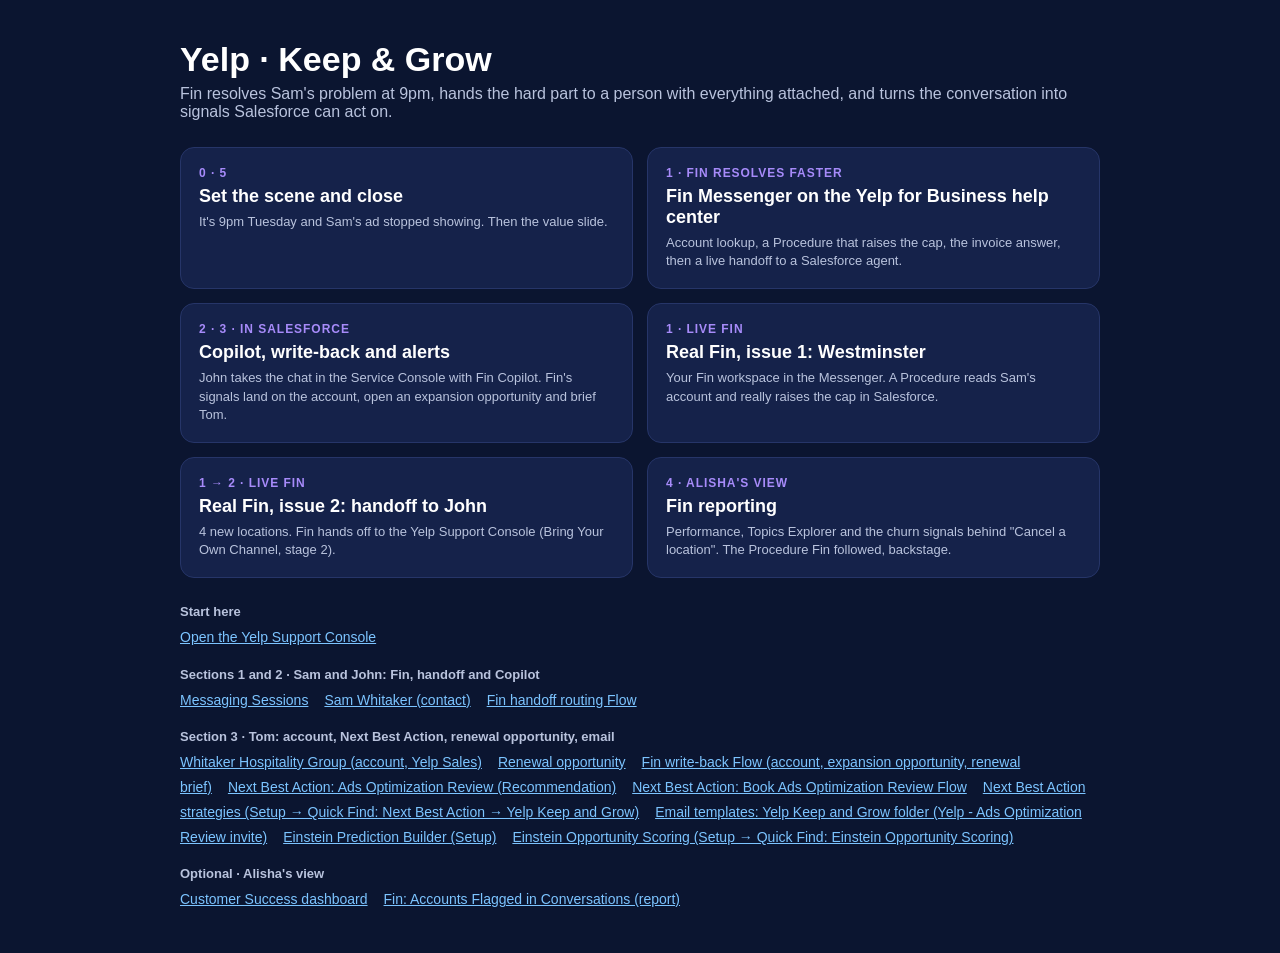
<file: site/index.html>
<!DOCTYPE html>
<html lang="en">
<head>
<meta charset="utf-8">
<meta name="robots" content="noindex, nofollow">
<title>Yelp Keep &amp; Grow Demo</title>
<style>
  body { font-family: -apple-system, "Helvetica Neue", Arial, sans-serif; background: #0b1530; color: #fff; margin: 0; min-height: 100vh; display: grid; place-items: center; }
  main { width: min(920px, 92vw); padding: 40px 0; }
  h1 { font-size: 34px; margin: 0 0 6px; } p { color: #b9c3dd; margin: 0 0 26px; }
  .grid { display: grid; grid-template-columns: repeat(2, 1fr); gap: 14px; }
  a.card { display: block; text-decoration: none; color: inherit; background: #15224a; border: 1px solid #263568; border-radius: 14px; padding: 18px; transition: .2s; }
  a.card:hover { transform: translateY(-2px); border-color: #8a3ffc; }
  .n { font-size: 12px; color: #a78bfa; font-weight: 700; letter-spacing: .08em; }
  h2 { margin: 6px 0 6px; font-size: 18px; } .d { color: #b9c3dd; font-size: 13px; line-height: 1.4; }
  .sf { margin-top: 26px; } .sf h3 { font-size: 13px; color: #b9c3dd; font-weight: 600; margin: 16px 0 6px; } .sf a { color: #7cc4ff; margin-right: 16px; font-size: 14px; line-height: 1.8; }
</style>
</head>
<body>
<main>
  <h1>Yelp · Keep &amp; Grow</h1>
  <p>Fin resolves Sam's problem at 9pm, hands the hard part to a person with everything attached, and turns the conversation into signals Salesforce can act on.</p>
  <div class="grid">
    <a class="card" href="slides.html"><div class="n">0 · 5</div><h2>Set the scene and close</h2><div class="d">It's 9pm Tuesday and Sam's ad stopped showing. Then the value slide.</div></a>
    <a class="card" href="help.html"><div class="n">1 · FIN RESOLVES FASTER</div><h2>Fin Messenger on the Yelp for Business help center</h2><div class="d">Account lookup, a Procedure that raises the cap, the invoice answer, then a live handoff to a Salesforce agent.</div></a>
    <a class="card" id="console" target="_blank"><div class="n">2 · 3 · IN SALESFORCE</div><h2>Copilot, write-back and alerts</h2><div class="d">John takes the chat in the Service Console with Fin Copilot. Fin's signals land on the account, open an expansion opportunity and brief Tom.</div></a>
    <a class="card" href="help-fin.html?intercomTest=true&messenger_environment=limwmcawd3"><div class="n">1 · LIVE FIN</div><h2>Real Fin, issue 1: Westminster</h2><div class="d">Your Fin workspace in the Messenger. A Procedure reads Sam's account and really raises the cap in Salesforce.</div></a>
    <a class="card" href="help-fin-handoff.html?intercomTest=true&messenger_environment=limwmcawd3"><div class="n">1 → 2 · LIVE FIN</div><h2>Real Fin, issue 2: handoff to John</h2><div class="d">4 new locations. Fin hands off to the Yelp Support Console (Bring Your Own Channel, stage 2).</div></a>
    <a class="card" href="fin.html"><div class="n">4 · ALISHA'S VIEW</div><h2>Fin reporting</h2><div class="d">Performance, Topics Explorer and the churn signals behind "Cancel a location". The Procedure Fin followed, backstage.</div></a>
  </div>
  <div class="sf" id="links"></div>
</main>
<script src="data.js?v=20261026a"></script>
<script src="links.js?v=20261028a"></script>
<script>
  document.getElementById("console").href = DEMO.org_url + "/lightning/app/06mg800000AlQvzAAF";
  document.getElementById("links").innerHTML = (window.SF_LINKS || []).map(([t, ls]) =>
    `<h3>${t}</h3>${ls.map(([l, u]) => `<a target="_blank" href="${u}">${l}</a>`).join("")}`).join("");
</script>
</body>
</html>
</file>
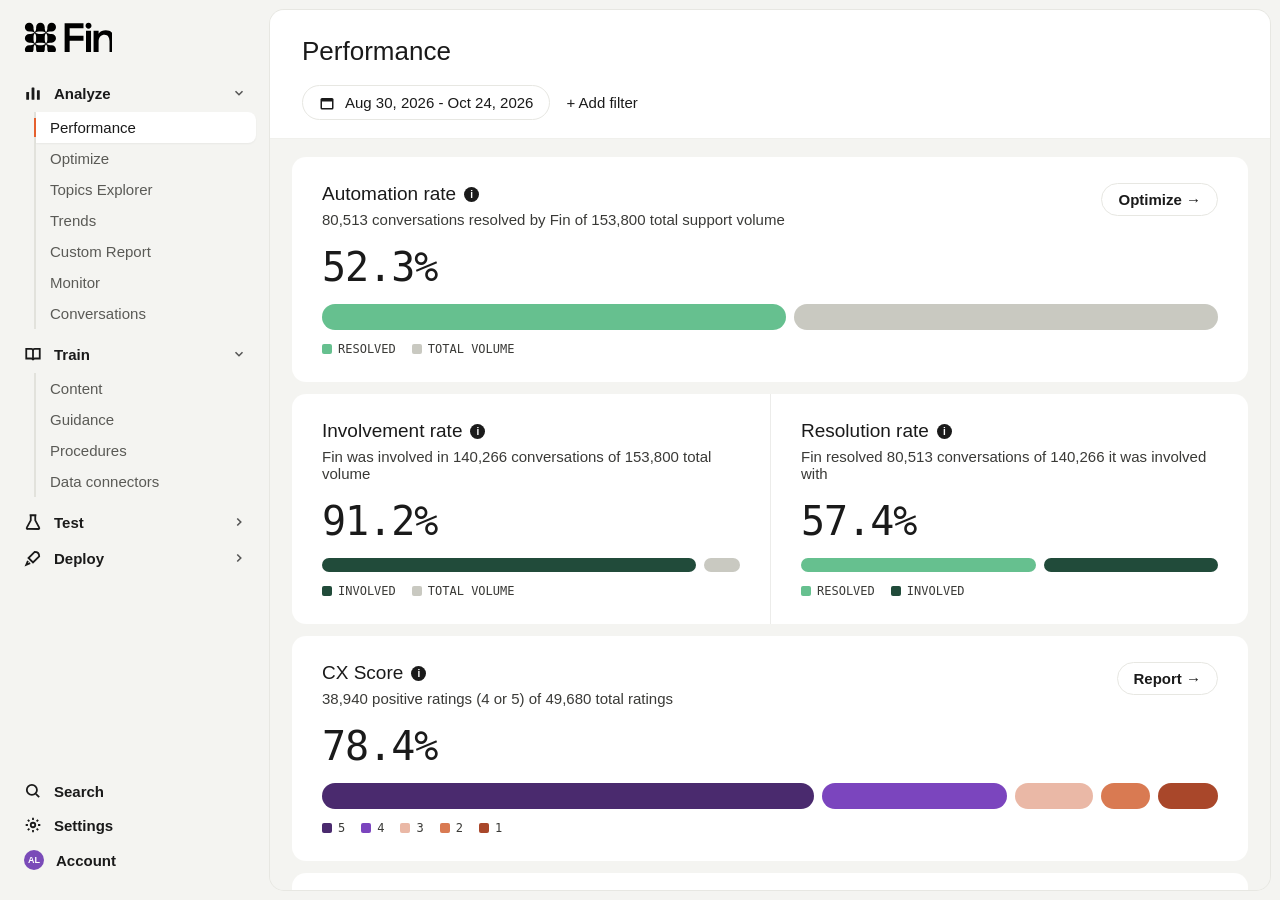
<file: site/fin.html>
<!DOCTYPE html>
<html lang="en">
<head>
<meta charset="utf-8">
<meta name="robots" content="noindex, nofollow">
<link rel="icon" href="assets/fin/fin-mark.svg">
<meta name="demo-url" content="app.fin.ai/a/yelp/analyze/performance">
<title>Performance | Fin</title>
<meta name="viewport" content="width=device-width, initial-scale=1">
<link rel="stylesheet" href="shared.css?v=20261026a">
<style>
  :root { --bg: #f4f4f1; --ink: #1a1a1a; --muted: #6f6f6b; --line: #e7e7e2; --mono: ui-monospace, SFMono-Regular, Menlo, monospace;
          --res: #66c08f; --inv: #214b3a; --vol: #c9c9c1; }
  * { box-sizing: border-box; }
  body { margin: 0; font-family: Inter, -apple-system, BlinkMacSystemFont, "Segoe UI", Roboto, sans-serif; color: var(--ink); background: var(--bg); }
  .app { display: grid; grid-template-columns: 270px 1fr; height: calc(100vh - var(--frame-h)); }
  nav { padding: 22px 14px; display: flex; flex-direction: column; gap: 2px; font-size: 15px; overflow-y: auto; }
  nav .logo { height: 30px; margin: 0 0 22px 10px; align-self: flex-start; }
  nav .sec { display: flex; align-items: center; gap: 12px; padding: 8px 10px; font-weight: 600; }
  nav .sec svg { width: 18px; height: 18px; flex: none; }
  nav .sec .chev { margin-left: auto; width: 14px; height: 14px; color: #555; }
  nav .sub { margin: 0 0 6px 20px; border-left: 2px solid #e2e2dc; }
  nav .sub span { display: block; padding: 7px 14px; color: #5a5a56; border-radius: 0 8px 8px 0; cursor: default; position: relative; }
  nav .sub span.on { background: #fff; color: var(--ink); box-shadow: 0 1px 2px rgba(0,0,0,.05); }
  nav .sub span.on::before { content: ""; position: absolute; left: -2px; top: 6px; bottom: 6px; width: 2px; background: #e5602e; }
  nav .sub span.click { cursor: pointer; }
  nav .low { margin-top: auto; }
  main { background: #fff; margin: 10px 10px 10px 0; border-radius: 14px; overflow-y: auto; box-shadow: 0 0 0 1px var(--line); }
  .head { padding: 26px 32px 0; } .head h1 { margin: 0; font-size: 26px; font-weight: 500; }
  .filters { display: flex; gap: 16px; align-items: center; padding: 18px 32px; border-bottom: 1px solid #f0f0ec; }
  .pill { display: inline-flex; align-items: center; gap: 10px; border: 1px solid var(--line); border-radius: 22px; padding: 8px 16px; font-size: 15px; }
  .add { font-size: 15px; display: flex; gap: 6px; align-items: center; }
  .filters .right { margin-left: auto; display: flex; gap: 10px; }
  .view { display: none; } .view.on { display: block; animation: fade .3s; }
  @keyframes fade { from { opacity: 0; } to { opacity: 1; } }
  .body { padding: 18px 22px 40px; background: var(--bg); min-height: calc(100% - 120px); }
  .card { background: #fff; border-radius: 14px; padding: 26px 30px; margin-bottom: 12px; }
  .card h3 { margin: 0; font-size: 19px; font-weight: 500; display: flex; align-items: center; gap: 8px; }
  .card .i { width: 15px; height: 15px; border-radius: 50%; background: #1a1a1a; color: #fff; font-size: 10px; display: inline-grid; place-items: center; font-weight: 700; }
  .card .d { color: #3a3a37; margin: 6px 0 16px; font-size: 15px; }
  .big { font-family: var(--mono); font-size: 40px; letter-spacing: -1px; margin-bottom: 14px; }
  .bar { display: flex; gap: 8px; height: 26px; } .bar i { border-radius: 13px; display: block; }
  .bar.thin { height: 14px; } .bar.thin i { border-radius: 7px; }
  .legend { display: flex; gap: 16px; margin-top: 12px; font-family: var(--mono); font-size: 12px; text-transform: uppercase; color: #3a3a37; }
  .legend b { display: inline-block; width: 10px; height: 10px; border-radius: 2px; margin-right: 6px; vertical-align: -1px; }
  .btn { margin-left: auto; border: 1px solid var(--line); border-radius: 20px; padding: 7px 16px; font-size: 15px; font-weight: 600; display: flex; gap: 6px; align-items: center; background: #fff; }
  .split { display: grid; grid-template-columns: 1fr 1fr; background: #fff; border-radius: 14px; margin-bottom: 12px; }
  .split .card { margin: 0; border-radius: 0; background: transparent; } .split .card + .card { border-left: 1px solid #ececea; }
  .trend { display: grid; grid-template-columns: repeat(8, 1fr); gap: 10px; align-items: end; height: 130px; margin-top: 10px; }
  .trend div { display: flex; flex-direction: column; align-items: center; gap: 6px; font-family: var(--mono); font-size: 11px; color: var(--muted); height: 100%; justify-content: flex-end; }
  .trend div i { width: 100%; background: var(--res); border-radius: 6px 6px 2px 2px; display: block; }
  .trend div b { color: var(--ink); font-weight: 500; }

  /* Topics Explorer */
  .tx { display: grid; grid-template-columns: minmax(0, 1.25fr) minmax(0, 1fr); gap: 12px; }
  .tx .panel { background: #fff; border-radius: 14px; padding: 14px; }
  .tlabel { color: #3a3a37; font-size: 15px; margin: 4px 4px 12px; }
  .tree { height: 600px; display: flex; flex-direction: column; gap: 6px; }
  .tree .r { display: flex; gap: 6px; }
  .tile { border-radius: 8px; padding: 12px 14px; color: #fff; overflow: hidden; min-width: 0; cursor: default; transition: filter .15s; }
  .tile b { display: block; font-size: 16px; font-weight: 600; white-space: nowrap; overflow: hidden; text-overflow: ellipsis; }
  .tile small { display: block; font-family: var(--mono); font-size: 11.5px; text-transform: uppercase; margin-top: 4px; white-space: nowrap; overflow: hidden; text-overflow: ellipsis; opacity: .95; }
  .tile.light { color: #1a1a1a; }
  .tile.click { cursor: pointer; } .tile.click:hover { filter: brightness(1.08); }
  .tile.sel { box-shadow: 0 0 0 3px #1a1a1a inset; }
  .scale { display: flex; align-items: center; gap: 10px; font-family: var(--mono); font-size: 12px; margin: 14px 4px 2px; }
  .scale i { width: 240px; height: 10px; border-radius: 5px; background: linear-gradient(90deg, #3a1a66, #8e5bc8, #e9def5); display: block; }
  .spark { display: grid; grid-template-columns: 140px 1fr; align-items: end; gap: 10px; height: 86px; border-bottom: 1px solid #f0f0ec; padding: 6px 4px; font-size: 14px; }
  .spark svg { width: 100%; height: 72px; }
  .axis { display: grid; grid-template-columns: 140px repeat(4, 1fr); font-family: var(--mono); font-size: 11.5px; color: var(--muted); padding: 8px 4px 0; }
  .drill { margin-top: 12px; display: none; } .drill.on { display: block; animation: fade .3s; }
  .drill h4 { margin: 0 0 4px; font-size: 17px; font-weight: 500; } .drill .s { color: var(--muted); margin-bottom: 12px; font-size: 14px; }
  table { width: 100%; border-collapse: collapse; font-size: 14px; }
  th { text-align: left; font-family: var(--mono); font-size: 11.5px; text-transform: uppercase; color: var(--muted); font-weight: 500; padding: 8px 10px; border-bottom: 1px solid #ececea; }
  td { padding: 11px 10px; border-bottom: 1px solid #f2f2ef; }
  tr.new td { background: #fbf8ff; }
  .tag { display: inline-block; border-radius: 10px; padding: 1px 9px; font-size: 12.5px; font-weight: 600; }
  .tag.high { background: #fde7e1; color: #a3361c; } .tag.med { background: #fdf1d8; color: #8a5a00; } .tag.exp { background: #e3f4ea; color: #1f6b43; }
  .tag.route { background: #eceef6; color: #3a4a7a; }

  /* Procedure */
  .proc { display: grid; grid-template-columns: 1fr 340px; gap: 12px; }
  .doc { background: #fff; border-radius: 14px; padding: 28px 36px; font-size: 15px; line-height: 1.6; }
  .doc h2 { margin: 0 0 4px; font-size: 22px; font-weight: 500; } .doc .s { color: var(--muted); margin-bottom: 18px; }
  .doc h4 { margin: 22px 0 6px; font-size: 16px; }
  .doc ol { margin: 0; padding-left: 22px; } .doc li { margin: 6px 0; }
  .chip { display: inline-flex; align-items: center; gap: 6px; background: #f3f3ef; border-radius: 6px; padding: 1px 8px; font-weight: 600; font-size: 14px; white-space: nowrap; }
  .chip img, .chip svg { width: 14px; height: 14px; }
  .cond { font-family: var(--mono); font-size: 13px; background: #faf9f6; border: 1px solid #ececea; border-radius: 8px; padding: 8px 12px; margin: 6px 0; color: #6a3fb0; }
  .kw { font-family: var(--mono); font-size: 12px; background: #ede7fb; color: #4b2a8a; border-radius: 4px; padding: 1px 6px; margin-right: 6px; }
  .side { background: #fff; border-radius: 14px; padding: 20px 22px; font-size: 14px; }
  .side h4 { margin: 0 0 10px; font-size: 15px; } .side .row { display: flex; justify-content: space-between; padding: 8px 0; border-bottom: 1px solid #f0f0ec; }
  .side .row:last-child { border-bottom: 0; } .side .m { color: var(--muted); }
  .live { display: inline-flex; gap: 6px; align-items: center; color: #1f6b43; font-weight: 600; } .live::before { content: ""; width: 8px; height: 8px; border-radius: 50%; background: #2e9e5b; }
</style>
</head>
<body>
<div class="app">
  <nav>
    <img class="logo" src="assets/fin/fin-logo.svg" alt="Fin">
    <div class="sec"><svg viewBox="0 0 16 16" fill="currentColor"><rect x="2" y="7" width="2.5" height="7" rx=".5"/><rect x="6.75" y="3" width="2.5" height="11" rx=".5"/><rect x="11.5" y="5.5" width="2.5" height="8.5" rx=".5"/></svg>Analyze<svg class="chev" viewBox="0 0 16 16" fill="none" stroke="currentColor" stroke-width="1.8"><path d="m4 6 4 4 4-4"/></svg></div>
    <div class="sub">
      <span id="navPerf" class="on click">Performance</span><span>Optimize</span><span id="navTopics" class="click">Topics Explorer</span><span>Trends</span><span>Custom Report</span><span>Monitor</span><span>Conversations</span>
    </div>
    <div class="sec"><svg viewBox="0 0 16 16" fill="none" stroke="currentColor" stroke-width="1.6"><path d="M2 3.5h4.5a1.5 1.5 0 0 1 1.5 1.5v8.5a1.5 1.5 0 0 0-1.5-1.5H2Zm12 0H9.5A1.5 1.5 0 0 0 8 5v8.5a1.5 1.5 0 0 1 1.5-1.5H14Z"/></svg>Train<svg class="chev" viewBox="0 0 16 16" fill="none" stroke="currentColor" stroke-width="1.8"><path d="m4 6 4 4 4-4"/></svg></div>
    <div class="sub"><span>Content</span><span>Guidance</span><span id="navProc" class="click">Procedures</span><span>Data connectors</span></div>
    <div class="sec"><svg viewBox="0 0 16 16" fill="none" stroke="currentColor" stroke-width="1.6"><path d="M6 2v4.5L2.5 13a.8.8 0 0 0 .7 1.2h9.6a.8.8 0 0 0 .7-1.2L10 6.5V2M5 2h6"/></svg>Test<svg class="chev" viewBox="0 0 16 16" fill="none" stroke="currentColor" stroke-width="1.8"><path d="m6 4 4 4-4 4"/></svg></div>
    <div class="sec"><svg viewBox="0 0 16 16" fill="none" stroke="currentColor" stroke-width="1.6"><path d="M9.5 2.5c2.5 0 4 1.5 4 4L8 12l-4-4Zm-6 8L2 14l3.5-1.5M10 6h.01"/></svg>Deploy<svg class="chev" viewBox="0 0 16 16" fill="none" stroke="currentColor" stroke-width="1.8"><path d="m6 4 4 4-4 4"/></svg></div>
    <div class="low">
      <div class="sec"><svg viewBox="0 0 16 16" fill="none" stroke="currentColor" stroke-width="1.6"><circle cx="7" cy="7" r="4.5"/><path d="m10.5 10.5 3 3"/></svg>Search</div>
      <div class="sec"><svg viewBox="0 0 16 16" fill="none" stroke="currentColor" stroke-width="1.6"><circle cx="8" cy="8" r="2"/><path d="M8 1.5v2M8 12.5v2M1.5 8h2M12.5 8h2M3.4 3.4l1.4 1.4M11.2 11.2l1.4 1.4M3.4 12.6l1.4-1.4M11.2 4.8l1.4-1.4"/></svg>Settings</div>
      <div class="sec"><span class="me" style="width:20px;height:20px;border-radius:50%;background:#7a4bb8;color:#fff;font-size:9px;display:grid;place-items:center;font-weight:700">AL</span>Account</div>
    </div>
  </nav>
  <main id="main">
    <!-- Performance -->
    <section class="view on" id="v-perf">
      <div class="head"><h1>Performance</h1></div>
      <div class="filters"><span class="pill"><svg width="16" height="16" viewBox="0 0 16 16" fill="currentColor"><rect x="1.5" y="3" width="13" height="11.5" rx="1.5"/><rect x="3" y="6.5" width="10" height="6.5" fill="#fff"/></svg>Aug 30, 2026 - Oct 24, 2026</span><span class="add">+ Add filter</span></div>
      <div class="body">
        <div class="card">
          <div style="display:flex"><div><h3>Automation rate <span class="i">i</span></h3><div class="d">80,513 conversations resolved by Fin of 153,800 total support volume</div></div><span class="btn" style="align-self:flex-start">Optimize →</span></div>
          <div class="big">52.3%</div>
          <div class="bar"><i style="flex:52.3;background:var(--res)"></i><i style="flex:47.7;background:var(--vol)"></i></div>
          <div class="legend"><span><b style="background:var(--res)"></b>Resolved</span><span><b style="background:var(--vol)"></b>Total volume</span></div>
        </div>
        <div class="split">
          <div class="card"><h3>Involvement rate <span class="i">i</span></h3><div class="d">Fin was involved in 140,266 conversations of 153,800 total volume</div>
            <div class="big">91.2%</div><div class="bar thin"><i style="flex:91.2;background:var(--inv)"></i><i style="flex:8.8;background:var(--vol)"></i></div>
            <div class="legend"><span><b style="background:var(--inv)"></b>Involved</span><span><b style="background:var(--vol)"></b>Total volume</span></div></div>
          <div class="card"><h3>Resolution rate <span class="i">i</span></h3><div class="d">Fin resolved 80,513 conversations of 140,266 it was involved with</div>
            <div class="big">57.4%</div><div class="bar thin"><i style="flex:57.4;background:var(--res)"></i><i style="flex:42.6;background:var(--inv)"></i></div>
            <div class="legend"><span><b style="background:var(--res)"></b>Resolved</span><span><b style="background:var(--inv)"></b>Involved</span></div></div>
        </div>
        <div class="card">
          <div style="display:flex"><div><h3>CX Score <span class="i">i</span></h3><div class="d">38,940 positive ratings (4 or 5) of 49,680 total ratings</div></div><span class="btn" style="align-self:flex-start">Report →</span></div>
          <div class="big">78.4%</div>
          <div class="bar"><i style="flex:57;background:#4a2a6e"></i><i style="flex:21.4;background:#7b45be"></i><i style="flex:9;background:#eab8a6"></i><i style="flex:5.6;background:#d97a52"></i><i style="flex:7;background:#a9472a"></i></div>
          <div class="legend"><span><b style="background:#4a2a6e"></b>5</span><span><b style="background:#7b45be"></b>4</span><span><b style="background:#eab8a6"></b>3</span><span><b style="background:#d97a52"></b>2</span><span><b style="background:#a9472a"></b>1</span></div>
        </div>
        <div class="card">
          <h3>Resolution rate by week <span class="i">i</span></h3><div class="d">Up from 46% in the first week after launch, as the team added content and Procedures</div>
          <div class="trend" id="trend"></div>
        </div>
      </div>
    </section>

    <!-- Topics Explorer -->
    <section class="view" id="v-topics">
      <div class="head"><h1>Topics Explorer</h1></div>
      <div class="filters"><span class="pill"><svg width="16" height="16" viewBox="0 0 16 16" fill="currentColor"><rect x="1.5" y="3" width="13" height="11.5" rx="1.5"/><rect x="3" y="6.5" width="10" height="6.5" fill="#fff"/></svg>Aug 30, 2026 - Oct 24, 2026</span><span class="add">+ Add filter</span>
        <span class="right"><span class="pill"><b style="width:10px;height:10px;border-radius:50%;background:#8e5bc8;display:inline-block"></b>Customer Experience (CX) score ▾</span><span class="pill">View 8 ▾</span></span></div>
      <div class="body">
        <div class="tlabel">8 highest volume topics</div>
        <div class="tx">
          <div class="panel"><div class="tree" id="tree"></div><div class="scale">61%<i></i>86%</div></div>
          <div class="panel"><div id="sparks"></div><div class="axis"><span></span><span>Sep 6</span><span>Sep 20</span><span>Oct 4</span><span>Oct 18</span></div><div class="scale">0%<i></i>100%</div></div>
        </div>
        <div class="card drill" id="drill">
          <h4>Add a location</h4>
          <div class="s">6,150 conversations · 86.0% CX score · 41% routed to a Multi-Location specialist. Fin tags expansion signals and churn risk on each one and syncs them to Salesforce.</div>
          <table><thead><tr><th>Customer</th><th>Location</th><th>When</th><th>Fin outcome</th><th>Signals</th></tr></thead><tbody id="drillRows"></tbody></table>
        </div>
      </div>
    </section>

    <!-- Procedure -->
    <section class="view" id="v-proc">
      <div class="head"><h1>Procedures</h1></div>
      <div class="filters"><span class="pill">Ads and billing</span><span class="add">+ New procedure</span></div>
      <div class="body">
        <div class="proc">
          <div class="doc">
            <h2>Procedure: Ad not showing</h2>
            <div class="s">Fin follows these steps when a customer asks why an ad isn't running.</div>
            <h4>Look up the account</h4>
            <ol>
              <li><span class="chip"><svg viewBox="0 0 16 16" fill="#00a1e0"><path d="M6.7 3.6a2.8 2.8 0 0 1 4.4.6 3.4 3.4 0 0 1 4.4 3.3 3.4 3.4 0 0 1-4.3 3.3 2.5 2.5 0 0 1-3.4 1 2.9 2.9 0 0 1-5.3-.4A2.6 2.6 0 0 1 1.5 6.8a2.6 2.6 0 0 1 2.2-2.6 2.8 2.8 0 0 1 3-.6Z"/></svg>Use Get ad account</span> to find the customer's locations, budget caps and budget status in Salesforce.</li>
              <li>If the customer names a location, find it in the results. Otherwise ask which location they mean.</li>
            </ol>
            <h4>Explain and fix</h4>
            <ol start="3">
              <li><span class="kw">IF</span>the location's budget status is paused</li>
            </ol>
            <div class="cond">budget_status is "Paused - Budget Cap Reached"</div>
            <ol type="a" style="margin-left:20px">
              <li>Tell the customer when the ad stopped and that it reached its monthly cap. Say when the cap resets.</li>
              <li>Offer to raise the cap. Suggest a cap about a third higher, and let the customer choose.</li>
              <li>When the customer confirms, <span class="chip"><svg viewBox="0 0 16 16" fill="#d32323"><rect width="16" height="16" rx="3"/><text x="8" y="12" font-size="10" font-weight="700" fill="#fff" text-anchor="middle" font-family="Arial">y</text></svg>Use Update budget cap</span> for that location, then confirm the new cap and when ads resume.</li>
            </ol>
            <ol start="4"><li><span class="kw">ELSE</span>check targeting and ad approval status, and explain what's holding the ad.</li></ol>
            <h4>Hand off when it's bigger than one ad</h4>
            <ol start="5">
              <li>If the customer wants to cancel or pause a location, or mentions opening a new one, hand off to the <b>Multi-Location team</b>.</li>
              <li>Before handing off, set <span class="chip">Churn risk</span> <span class="chip">Expansion signal</span> <span class="chip">Sentiment</span> and write a summary, so the customer doesn't have to repeat anything.</li>
            </ol>
          </div>
          <div class="side">
            <h4>Status</h4>
            <div class="row"><span class="m">Version</span><span>v7 · <span class="live">Live</span></span></div>
            <div class="row"><span class="m">Channels</span><span>Fin Messenger</span></div>
            <div class="row"><span class="m">Audience</span><span>Yelp Ads customers</span></div>
            <h4 style="margin-top:18px">Data connectors</h4>
            <div class="row"><span>Get ad account</span><span class="m">Salesforce</span></div>
            <div class="row"><span>Update budget cap</span><span class="m">Yelp Ads API</span></div>
            <div class="row"><span>Get invoice</span><span class="m">Yelp Billing API</span></div>
            <h4 style="margin-top:18px">Last 8 weeks</h4>
            <div class="row"><span class="m">Conversations</span><span>33,840</span></div>
            <div class="row"><span class="m">Resolved by Fin</span><span>71.6%</span></div>
            <div class="row"><span class="m">Caps raised in chat</span><span>9,412</span></div>
            <div class="row"><span class="m">Handed off</span><span>18.9%</span></div>
          </div>
        </div>
      </div>
    </section>
  </main>
</div>
<div class="presenter" id="presenter"></div>
<script src="presenter.js?v=20261026a"></script>
<script>
const $ = id => document.getElementById(id), sleep = ms => new Promise(r => setTimeout(r, ms));
const VIEWS = { "v-perf": ["navPerf", "Performance", "analyze/performance"], "v-topics": ["navTopics", "Topics Explorer", "analyze/topics"], "v-proc": ["navProc", "Procedures", "train/procedures"] };
function show(v) {
  Object.entries(VIEWS).forEach(([id, [nav]]) => { $(id).classList.toggle("on", id === v); $(nav).classList.toggle("on", id === v); });
  document.title = VIEWS[v][1] + " | Fin";
  Presenter.setUrl("app.fin.ai/a/yelp/" + VIEWS[v][2]);
  $("main").scrollTop = 0;
}
async function click(el, instant) { if (!el || instant || Presenter.clicked()) return; await sleep(350); await Presenter.press(el); }

// Weekly resolution rate (matches the Salesforce Fin cases)
const WEEKS = [["Aug 30", 46], ["Sep 6", 50], ["Sep 13", 53], ["Sep 20", 56], ["Sep 27", 59], ["Oct 4", 61], ["Oct 11", 63], ["Oct 18", 64]];
$("trend").innerHTML = WEEKS.map(([w, v]) => `<div><b>${v}%</b><i style="height:${v * 1.4}%"></i>${w}</div>`).join("");

// Topics: [name, conversations, CX score]. Darker = lower CX score.
const TOPICS = [["Budget and billing", 43060, 81.2], ["Ad not showing", 33840, 76.5], ["Invoice question", 23070, 83.9],
  ["Ad performance", 21530, 69.8], ["Account access", 13840, 85.1], ["Business page edits", 7690, 80.4], ["Add a location", 6150, 86.0], ["Cancel a location", 4620, 61.7]];
const shade = cx => { const t = Math.max(0, Math.min(1, (cx - 61) / 25)); const a = [58, 26, 102], b = [233, 222, 245], m = [142, 91, 200];
  const mix = (p, q, s) => p.map((x, k) => Math.round(x + (q[k] - x) * s)); return "rgb(" + (t < .5 ? mix(a, m, t * 2) : mix(m, b, (t - .5) * 2)).join(",") + ")"; };
const tile = ([n, c, cx], flex) => `<div class="tile${cx > 80 ? " light" : ""}${n === "Add a location" ? " click" : ""}" id="${n === "Add a location" ? "tAdd" : ""}" style="flex:${flex} 1 0;background:${shade(cx)}"><b>${n}</b><small>${c.toLocaleString()} conversations ↗</small><small>${cx}% CX score</small></div>`;
const col = ts => `<div style="flex:${ts.reduce((a, t) => a + t[1], 0)} 1 0;display:flex;flex-direction:column;gap:6px;min-width:0">${ts.map(t => tile(t, t[1])).join("")}</div>`;
$("tree").innerHTML = `<div class="r" style="flex:60 1 0">${TOPICS.slice(0, 3).map(t => tile(t, t[1])).join("")}</div>
  <div class="r" style="flex:40 1 0">${TOPICS.slice(3, 5).map(t => tile(t, t[1])).join("")}${col(TOPICS.slice(5))}</div>`;
// Weekly volume sparklines, shaded by CX score
let seed = 7; const rnd = () => (seed = (seed * 9301 + 49297) % 233280) / 233280;
$("sparks").innerHTML = TOPICS.slice(0, 6).map(([n, c, cx]) => {
  const pts = Array.from({ length: 56 }, (_, k) => 0.45 + 0.35 * Math.sin(k / 3.2 + n.length) * rnd() + 0.2 * rnd());
  const bars = pts.map((v, k) => `<rect x="${k * 10}" y="${72 - v * 66}" width="9" height="${v * 66}" fill="${shade(cx - 8 + rnd() * 16)}"/>`).join("");
  return `<div class="spark"><span>${n}</span><svg viewBox="0 0 560 72" preserveAspectRatio="none">${bars}</svg></div>`;
}).join("");
const DRILL = [
  ["Whitaker Hospitality Group", "4 new locations (January)", "Today, 9:11 PM", "Routed to team", '<span class="tag exp">Expansion: 4 new locations</span> <span class="tag med">Value concern</span>', true],
  ["Rocky Mountain Pet Care", "Longmont (new)", "Oct 18", "Resolved by Fin", '<span class="tag exp">Expansion: 6th clinic</span>'],
  ["Alpine Bagel Works", "Catering at 3 locations", "Oct 16", "Routed to team", '<span class="tag exp">Expansion: catering</span>'],
  ["Tejon Street Tacos", "Briargate (new)", "Oct 12", "Resolved by Fin", '<span class="tag exp">Expansion: 5th location</span>'],
  ["Mile High Fitness Group", "Capitol Hill", "Oct 9", "Routed to team", '<span class="tag med">Churn risk: Medium</span>'],
];
$("drillRows").innerHTML = DRILL.map(([a, l, w, o, s, isNew]) => `<tr class="${isNew ? "new" : ""}"><td><b>${a}</b></td><td>${l}</td><td>${w}</td><td><span class="tag ${o.startsWith("Routed") ? "route" : "exp"}">${o}</span></td><td>${s}</td></tr>`).join("");

const steps = [
  ["Alisha (VP Customer Success) opens Fin: Performance.", async () => show("v-perf")],
  ["Topics Explorer: what customers contact Yelp about.", async i => { await click($("navTopics"), i); show("v-topics"); }],
  ["Alisha opens 'Add a location': the growth signals Fin tagged.", async i => {
    await click($("tAdd"), i);
    $("tAdd").classList.add("sel"); $("drill").classList.add("on");
    if (!i) $("drill").scrollIntoView({ behavior: "smooth", block: "start" });
  }],
  ["Backstage: the Procedure Fin followed for Sam.", async i => { await click($("navProc"), i); show("v-proc"); }],
];
Presenter.init(steps, () => { $("drill").classList.remove("on"); $("tAdd").classList.remove("sel"); show("v-perf"); });
Presenter.onClick({ 1: ["navTopics"], 2: ["tAdd"], 3: ["navProc"] });
const v = new URLSearchParams(location.search).get("view");
if (v === "procedure") show("v-proc");
</script>
</body>
</html>
</file>
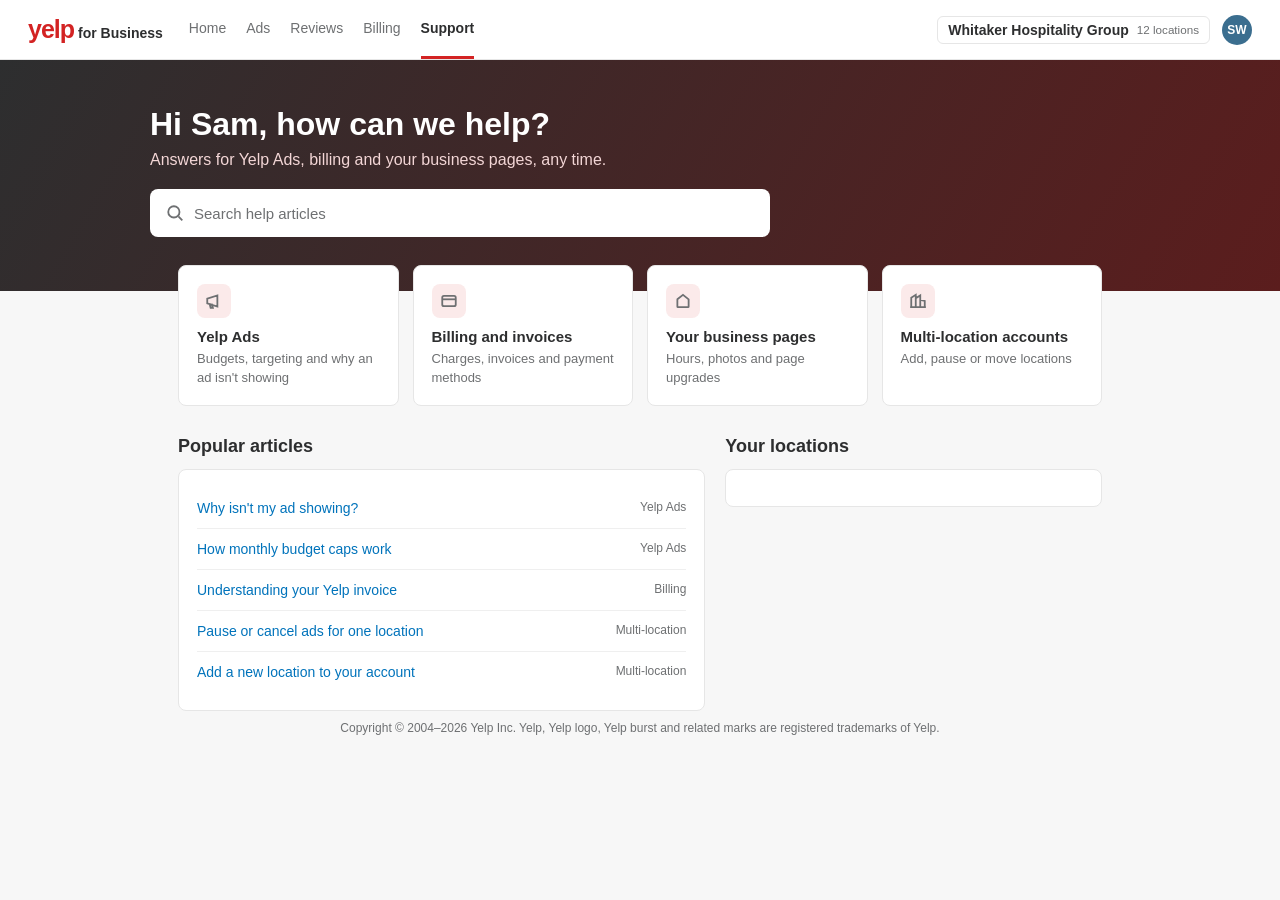
<file: site/help-fin-handoff.html>
<!DOCTYPE html>
<html lang="en">
<head>
<meta charset="utf-8">
<meta name="robots" content="noindex, nofollow">
<link rel="icon" href="data:image/svg+xml,%3Csvg xmlns='http://www.w3.org/2000/svg' viewBox='0 0 32 32'%3E%3Crect width='32' height='32' rx='7' fill='%23d32323'/%3E%3Ctext x='16' y='23' font-family='Arial' font-weight='700' font-size='20' fill='white' text-anchor='middle'%3Ey%3C/text%3E%3C/svg%3E">
<meta name="demo-url" content="biz.yelp.com/support">
<title>Yelp for Business Support</title>
<meta name="viewport" content="width=device-width, initial-scale=1">
<link rel="stylesheet" href="shared.css?v=20261026a">
<style>
  :root { --yelp: #d32323; --ink: #2d2e2f; --muted: #6e7072; --line: #e6e6e6; }
  * { box-sizing: border-box; }
  body { margin: 0; font-family: -apple-system, "Helvetica Neue", Helvetica, Arial, sans-serif; color: var(--ink); background: #f7f7f7; }
  .topbar { position: sticky; top: var(--frame-h); z-index: 2; background: #fff; border-bottom: 1px solid var(--line); height: 60px; display: flex; align-items: center; padding: 0 28px; gap: 26px; }
  .wordmark { font-weight: 800; font-size: 25px; color: var(--yelp); letter-spacing: -1px; }
  .wordmark small { font-weight: 600; font-size: 14px; color: var(--ink); letter-spacing: 0; margin-left: 4px; }
  .topbar nav { display: flex; gap: 20px; font-size: 14px; color: var(--muted); align-self: stretch; align-items: center; }
  .topbar nav span { height: 100%; display: flex; align-items: center; border-bottom: 3px solid transparent; }
  .topbar nav span.on { color: var(--ink); font-weight: 700; border-bottom-color: var(--yelp); }
  .topbar .right { margin-left: auto; display: flex; align-items: center; gap: 12px; font-size: 14px; }
  .acct { border: 1px solid var(--line); border-radius: 6px; padding: 5px 10px; display: flex; gap: 8px; align-items: center; }
  .acct small { color: var(--muted); }
  .avatar { width: 30px; height: 30px; border-radius: 50%; background: #3b6e8f; color: #fff; display: grid; place-items: center; font-weight: 700; font-size: 12px; }
  .hero { background: linear-gradient(120deg, #2d2e2f, #5b1d1d); color: #fff; padding: 46px 28px 54px; }
  .hero .in { max-width: 980px; margin: 0 auto; }
  .hero h1 { font-size: 32px; margin: 0 0 8px; }
  .hero p { margin: 0 0 20px; color: #f3d6d6; }
  .search { background: #fff; border-radius: 8px; height: 48px; max-width: 620px; display: flex; align-items: center; gap: 10px; padding: 0 16px; color: var(--muted); font-size: 15px; }
  .wrap { max-width: 980px; margin: -26px auto 40px; padding: 0 28px; position: relative; }
  .topics { display: grid; grid-template-columns: repeat(4, 1fr); gap: 14px; }
  .card { background: #fff; border: 1px solid var(--line); border-radius: 8px; padding: 18px; }
  .topics .card b { display: block; margin: 10px 0 4px; font-size: 15px; }
  .topics .card span { color: var(--muted); font-size: 13px; line-height: 1.4; }
  .ti { width: 34px; height: 34px; border-radius: 8px; background: #fbeaea; color: var(--yelp); display: grid; place-items: center; }
  h2 { font-size: 18px; margin: 30px 0 12px; }
  .cols { display: grid; grid-template-columns: 1.4fr 1fr; gap: 20px; }
  .arts .a { display: flex; justify-content: space-between; padding: 12px 0; border-bottom: 1px solid #efefef; font-size: 14px; color: #0073bb; }
  .arts .a:last-child { border-bottom: 0; } .arts .a i { color: var(--muted); font-style: normal; font-size: 12px; }
  .status .row { display: flex; justify-content: space-between; font-size: 14px; padding: 8px 0; border-bottom: 1px solid #efefef; }
  .status .row:last-child { border-bottom: 0; }
  .dot { display: inline-block; width: 8px; height: 8px; border-radius: 50%; background: #2e844a; margin-right: 6px; }
  footer { color: var(--muted); font-size: 12px; text-align: center; padding: 10px 0 40px; }

  .live { position: fixed; left: 12px; bottom: 10px; font: 11px -apple-system, Arial, sans-serif; color: #9ca3af; z-index: 1; }
</style>
</head>
<body>
<div class="topbar">
  <div class="wordmark">yelp<small>for Business</small></div>
  <nav><span>Home</span><span>Ads</span><span>Reviews</span><span>Billing</span><span class="on">Support</span></nav>
  <div class="right">
    <div class="acct"><b>Whitaker Hospitality Group</b><small>12 locations</small></div>
    <div class="avatar">SW</div>
  </div>
</div>
<div class="hero"><div class="in">
  <h1>Hi Sam, how can we help?</h1>
  <p>Answers for Yelp Ads, billing and your business pages, any time.</p>
  <div class="search"><svg width="18" height="18" viewBox="0 0 16 16" fill="none" stroke="currentColor" stroke-width="1.6"><circle cx="7" cy="7" r="5"/><path d="m11 11 3.5 3.5"/></svg>Search help articles</div>
</div></div>
<div class="wrap">
  <div class="topics">
    <div class="card"><span class="ti"><svg width="18" height="18" viewBox="0 0 16 16" fill="none" stroke="currentColor" stroke-width="1.6"><path d="M2 10V6l9-3v10l-9-3Zm2 0 1 4h2l-1-3.6"/></svg></span><b>Yelp Ads</b><span>Budgets, targeting and why an ad isn't showing</span></div>
    <div class="card"><span class="ti"><svg width="18" height="18" viewBox="0 0 16 16" fill="none" stroke="currentColor" stroke-width="1.6"><rect x="2" y="3.5" width="12" height="9" rx="1.5"/><path d="M2 6.5h12"/></svg></span><b>Billing and invoices</b><span>Charges, invoices and payment methods</span></div>
    <div class="card"><span class="ti"><svg width="18" height="18" viewBox="0 0 16 16" fill="none" stroke="currentColor" stroke-width="1.6"><path d="M3 6.5 8 2.5l5 4V13a.5.5 0 0 1-.5.5h-9A.5.5 0 0 1 3 13Z"/></svg></span><b>Your business pages</b><span>Hours, photos and page upgrades</span></div>
    <div class="card"><span class="ti"><svg width="18" height="18" viewBox="0 0 16 16" fill="none" stroke="currentColor" stroke-width="1.6"><path d="M2 13.5V5l4-2.5v11M6 13.5V5.5l4-2.5v10.5M10 13.5V7l4 1v5.5M1 13.5h14"/></svg></span><b>Multi-location accounts</b><span>Add, pause or move locations</span></div>
  </div>
  <div class="cols">
    <div>
      <h2>Popular articles</h2>
      <div class="card arts">
        <div class="a">Why isn't my ad showing? <i>Yelp Ads</i></div>
        <div class="a">How monthly budget caps work <i>Yelp Ads</i></div>
        <div class="a">Understanding your Yelp invoice <i>Billing</i></div>
        <div class="a">Pause or cancel ads for one location <i>Multi-location</i></div>
        <div class="a">Add a new location to your account <i>Multi-location</i></div>
      </div>
    </div>
    <div>
      <h2>Your locations</h2>
      <div class="card status" id="locs"></div>
    </div>
  </div>
  <footer>Copyright © 2004–2026 Yelp Inc. Yelp, Yelp logo, Yelp burst and related marks are registered trademarks of Yelp.</footer>
</div>

<div class="presenter" id="presenter"></div>
<div class="live" id="live"></div>
<script src="data.js?v=20261029a"></script>
<script src="presenter.js?v=20261027a"></script>
<script>
// Real Fin Messenger (workspace rh93xujb), signed in as Sam.
// Sign-in token and the "Your locations" panel come from the Yelp Fin API Salesforce Site.
const API = "https://trailsignup-429cdfd78ec835.my.salesforce-sites.com/yelpfin/services/apexrest/yelp";
const APP_ID = "rh93xujb";
const $ = id => document.getElementById(id);

// Locations panel: live ad status from Salesforce, refreshed every few seconds
function shortName(n) { return n.replace("Dave's Hot Chicken - ", "Dave's Hot Chicken - ").replace("Jersey Mike's Subs - ", "Jersey Mike's - "); }
// fetch JSON from the Salesforce Site, retrying a couple of times (a blip shouldn't blank the page during a demo)
async function getJSON(path, tries = 3) {
  for (let i = 0; ; i++) {
    try {
      const r = await fetch(API + path, { cache: "no-store" });
      if (!r.ok) throw new Error("HTTP " + r.status);
      return await r.json();
    } catch (e) {
      if (i >= tries - 1) throw e;
      await new Promise(res => setTimeout(res, 1200 * (i + 1)));
    }
  }
}
function renderLocs(locs) {
  const paused = locs.filter(l => !l.running), running = locs.filter(l => l.running);
  if (!paused.length) {
    $("locs").innerHTML = `<div class="row"><span>All ${locs.length} locations</span><span><span class="dot"></span>Running</span></div>`;
    return;
  }
  const rows = paused.map(l => [shortName(l.location), "Paused", "#b86e00"])
    .concat([[`${running.length} other locations`, "Running", ""]]);
  $("locs").innerHTML = rows.map(([n, s, c]) => `<div class="row"><span>${n}</span><span><span class="dot" style="${c ? `background:${c}` : ""}"></span>${s}</span></div>`).join("");
}
// Show the last good answer right away, so the panel is never blank while Salesforce is slow
try { const cached = JSON.parse(localStorage.getItem("yelpLocs") || "null"); if (cached && cached.length) renderLocs(cached); } catch (e) {}
let locFailures = 0;
async function drawLocs() {
  try {
    const d = await getJSON("/status");
    const locs = d.locations || [];
    if (!locs.length) throw new Error("no locations");
    renderLocs(locs);
    localStorage.setItem("yelpLocs", JSON.stringify(locs));
    locFailures = 0;
  } catch (e) {
    // Keep showing the last good answer. Only while testing (Fin's ?intercomTest link or ?debug), and only if
    // nothing has ever loaded, say the browser couldn't reach Salesforce.
    locFailures++;
    if (locFailures >= 2 && /intercomTest|debug/.test(location.search) && !$("locs").innerHTML)
      $("locs").innerHTML = `<div class="row"><span>Couldn't reach Salesforce. A content blocker may be blocking salesforce-sites.com.</span></div>`;
  }
}
drawLocs(); setInterval(drawLocs, 5000);

// Boot the Fin Messenger
(function () {
  const w = window, d = document;
  const i = function () { i.c(arguments); }; i.q = []; i.c = function (a) { i.q.push(a); }; w.Intercom = i;
  const s = d.createElement("script"); s.async = true; s.src = "https://widget.intercom.io/widget/" + APP_ID;
  d.head.appendChild(s);
})();
(async () => {
  const settings = { api_base: "https://api-iam.intercom.io", app_id: APP_ID };
  try {
    const t = await getJSON("/messenger-token");
    if (t.token) { settings.intercom_user_jwt = t.token; settings.name = t.name; }
    else { settings.user_id = "sam-whitaker"; settings.email = DEMO.sam.email; settings.name = DEMO.sam.name; }
    if (!t.token) console.info("[fin] sign-in token unavailable, Messenger running unverified");
  } catch (e) {
    console.warn("[fin] couldn't get Sam's sign-in token from Salesforce", e);
    settings.user_id = "sam-whitaker"; settings.email = DEMO.sam.email; settings.name = DEMO.sam.name;
  }
  // After a demo reset Sam has a new Messenger identity. Clear the previous identity's Messenger session first,
  // or the Messenger refuses to boot for the new one.
  const who = settings.intercom_user_jwt ? settings.intercom_user_jwt.split(".")[1] && JSON.parse(atob(settings.intercom_user_jwt.split(".")[1].replace(/-/g, "+").replace(/_/g, "/"))).user_id : settings.user_id;
  if (localStorage.getItem("yelpFinUser") !== who) window.Intercom("shutdown");
  localStorage.setItem("yelpFinUser", who);
  window.Intercom("boot", settings);
})();

Presenter.init([
  ["Live Fin, issue 2: start a new conversation and ask about redirecting spend to 4 new locations. Fin hands off to John.", async () => {}],], () => {});
</script>
</body>
</html>
</file>
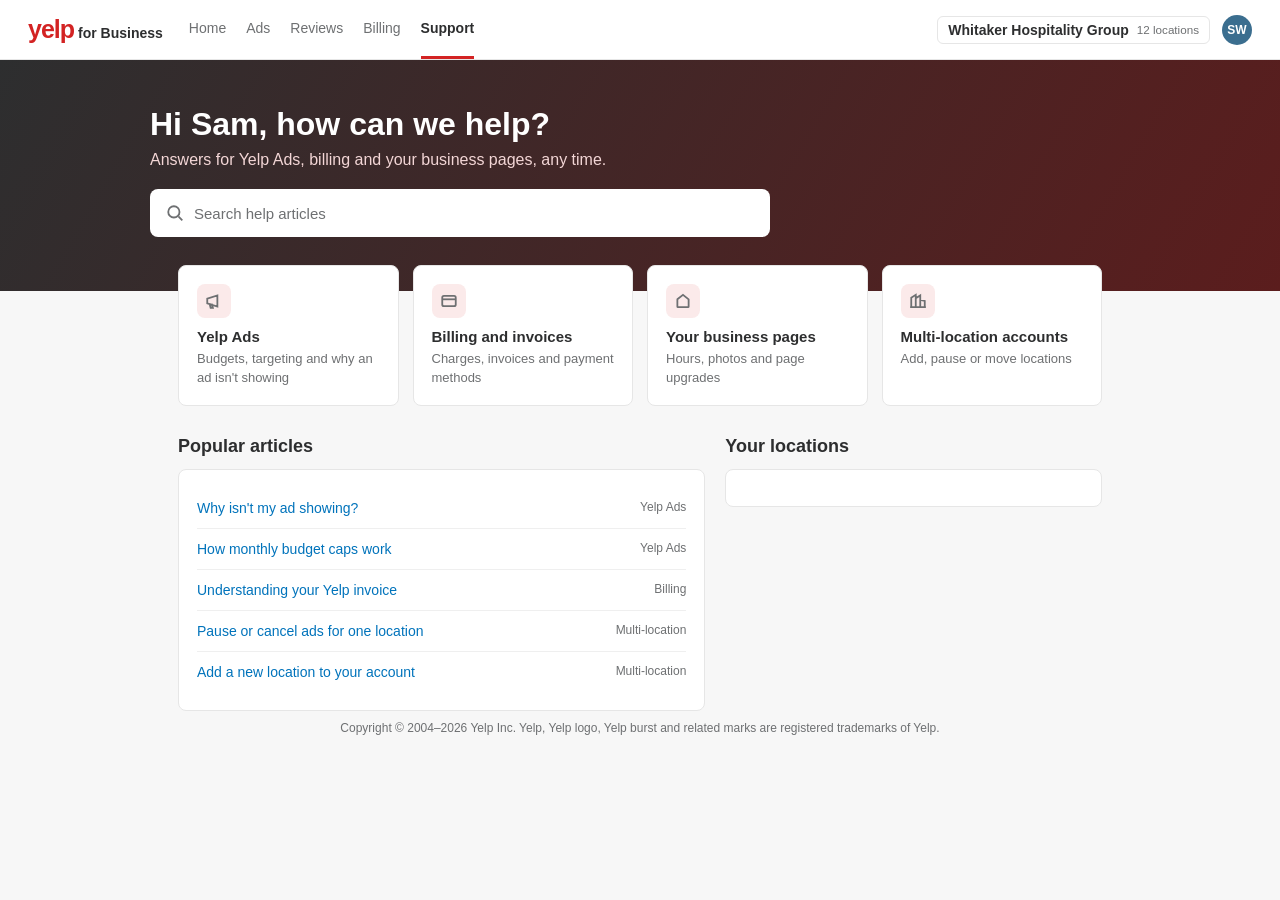
<file: site/help-fin.html>
<!DOCTYPE html>
<html lang="en">
<head>
<meta charset="utf-8">
<meta name="robots" content="noindex, nofollow">
<link rel="icon" href="data:image/svg+xml,%3Csvg xmlns='http://www.w3.org/2000/svg' viewBox='0 0 32 32'%3E%3Crect width='32' height='32' rx='7' fill='%23d32323'/%3E%3Ctext x='16' y='23' font-family='Arial' font-weight='700' font-size='20' fill='white' text-anchor='middle'%3Ey%3C/text%3E%3C/svg%3E">
<meta name="demo-url" content="biz.yelp.com/support">
<title>Yelp for Business Support</title>
<meta name="viewport" content="width=device-width, initial-scale=1">
<link rel="stylesheet" href="shared.css?v=20261026a">
<style>
  :root { --yelp: #d32323; --ink: #2d2e2f; --muted: #6e7072; --line: #e6e6e6; }
  * { box-sizing: border-box; }
  body { margin: 0; font-family: -apple-system, "Helvetica Neue", Helvetica, Arial, sans-serif; color: var(--ink); background: #f7f7f7; }
  .topbar { position: sticky; top: var(--frame-h); z-index: 2; background: #fff; border-bottom: 1px solid var(--line); height: 60px; display: flex; align-items: center; padding: 0 28px; gap: 26px; }
  .wordmark { font-weight: 800; font-size: 25px; color: var(--yelp); letter-spacing: -1px; }
  .wordmark small { font-weight: 600; font-size: 14px; color: var(--ink); letter-spacing: 0; margin-left: 4px; }
  .topbar nav { display: flex; gap: 20px; font-size: 14px; color: var(--muted); align-self: stretch; align-items: center; }
  .topbar nav span { height: 100%; display: flex; align-items: center; border-bottom: 3px solid transparent; }
  .topbar nav span.on { color: var(--ink); font-weight: 700; border-bottom-color: var(--yelp); }
  .topbar .right { margin-left: auto; display: flex; align-items: center; gap: 12px; font-size: 14px; }
  .acct { border: 1px solid var(--line); border-radius: 6px; padding: 5px 10px; display: flex; gap: 8px; align-items: center; }
  .acct small { color: var(--muted); }
  .avatar { width: 30px; height: 30px; border-radius: 50%; background: #3b6e8f; color: #fff; display: grid; place-items: center; font-weight: 700; font-size: 12px; }
  .hero { background: linear-gradient(120deg, #2d2e2f, #5b1d1d); color: #fff; padding: 46px 28px 54px; }
  .hero .in { max-width: 980px; margin: 0 auto; }
  .hero h1 { font-size: 32px; margin: 0 0 8px; }
  .hero p { margin: 0 0 20px; color: #f3d6d6; }
  .search { background: #fff; border-radius: 8px; height: 48px; max-width: 620px; display: flex; align-items: center; gap: 10px; padding: 0 16px; color: var(--muted); font-size: 15px; }
  .wrap { max-width: 980px; margin: -26px auto 40px; padding: 0 28px; position: relative; }
  .topics { display: grid; grid-template-columns: repeat(4, 1fr); gap: 14px; }
  .card { background: #fff; border: 1px solid var(--line); border-radius: 8px; padding: 18px; }
  .topics .card b { display: block; margin: 10px 0 4px; font-size: 15px; }
  .topics .card span { color: var(--muted); font-size: 13px; line-height: 1.4; }
  .ti { width: 34px; height: 34px; border-radius: 8px; background: #fbeaea; color: var(--yelp); display: grid; place-items: center; }
  h2 { font-size: 18px; margin: 30px 0 12px; }
  .cols { display: grid; grid-template-columns: 1.4fr 1fr; gap: 20px; }
  .arts .a { display: flex; justify-content: space-between; padding: 12px 0; border-bottom: 1px solid #efefef; font-size: 14px; color: #0073bb; }
  .arts .a:last-child { border-bottom: 0; } .arts .a i { color: var(--muted); font-style: normal; font-size: 12px; }
  .status .row { display: flex; justify-content: space-between; font-size: 14px; padding: 8px 0; border-bottom: 1px solid #efefef; }
  .status .row:last-child { border-bottom: 0; }
  .dot { display: inline-block; width: 8px; height: 8px; border-radius: 50%; background: #2e844a; margin-right: 6px; }
  footer { color: var(--muted); font-size: 12px; text-align: center; padding: 10px 0 40px; }

  .live { position: fixed; left: 12px; bottom: 10px; font: 11px -apple-system, Arial, sans-serif; color: #9ca3af; z-index: 1; }
</style>
</head>
<body>
<div class="topbar">
  <div class="wordmark">yelp<small>for Business</small></div>
  <nav><span>Home</span><span>Ads</span><span>Reviews</span><span>Billing</span><span class="on">Support</span></nav>
  <div class="right">
    <div class="acct"><b>Whitaker Hospitality Group</b><small>12 locations</small></div>
    <div class="avatar">SW</div>
  </div>
</div>
<div class="hero"><div class="in">
  <h1>Hi Sam, how can we help?</h1>
  <p>Answers for Yelp Ads, billing and your business pages, any time.</p>
  <div class="search"><svg width="18" height="18" viewBox="0 0 16 16" fill="none" stroke="currentColor" stroke-width="1.6"><circle cx="7" cy="7" r="5"/><path d="m11 11 3.5 3.5"/></svg>Search help articles</div>
</div></div>
<div class="wrap">
  <div class="topics">
    <div class="card"><span class="ti"><svg width="18" height="18" viewBox="0 0 16 16" fill="none" stroke="currentColor" stroke-width="1.6"><path d="M2 10V6l9-3v10l-9-3Zm2 0 1 4h2l-1-3.6"/></svg></span><b>Yelp Ads</b><span>Budgets, targeting and why an ad isn't showing</span></div>
    <div class="card"><span class="ti"><svg width="18" height="18" viewBox="0 0 16 16" fill="none" stroke="currentColor" stroke-width="1.6"><rect x="2" y="3.5" width="12" height="9" rx="1.5"/><path d="M2 6.5h12"/></svg></span><b>Billing and invoices</b><span>Charges, invoices and payment methods</span></div>
    <div class="card"><span class="ti"><svg width="18" height="18" viewBox="0 0 16 16" fill="none" stroke="currentColor" stroke-width="1.6"><path d="M3 6.5 8 2.5l5 4V13a.5.5 0 0 1-.5.5h-9A.5.5 0 0 1 3 13Z"/></svg></span><b>Your business pages</b><span>Hours, photos and page upgrades</span></div>
    <div class="card"><span class="ti"><svg width="18" height="18" viewBox="0 0 16 16" fill="none" stroke="currentColor" stroke-width="1.6"><path d="M2 13.5V5l4-2.5v11M6 13.5V5.5l4-2.5v10.5M10 13.5V7l4 1v5.5M1 13.5h14"/></svg></span><b>Multi-location accounts</b><span>Add, pause or move locations</span></div>
  </div>
  <div class="cols">
    <div>
      <h2>Popular articles</h2>
      <div class="card arts">
        <div class="a">Why isn't my ad showing? <i>Yelp Ads</i></div>
        <div class="a">How monthly budget caps work <i>Yelp Ads</i></div>
        <div class="a">Understanding your Yelp invoice <i>Billing</i></div>
        <div class="a">Pause or cancel ads for one location <i>Multi-location</i></div>
        <div class="a">Add a new location to your account <i>Multi-location</i></div>
      </div>
    </div>
    <div>
      <h2>Your locations</h2>
      <div class="card status" id="locs"></div>
    </div>
  </div>
  <footer>Copyright © 2004–2026 Yelp Inc. Yelp, Yelp logo, Yelp burst and related marks are registered trademarks of Yelp.</footer>
</div>

<div class="presenter" id="presenter"></div>
<div class="live" id="live"></div>
<script src="data.js?v=20261029a"></script>
<script src="presenter.js?v=20261027a"></script>
<script>
// Real Fin Messenger (workspace rh93xujb), signed in as Sam.
// Sign-in token and the "Your locations" panel come from the Yelp Fin API Salesforce Site.
const API = "https://trailsignup-429cdfd78ec835.my.salesforce-sites.com/yelpfin/services/apexrest/yelp";
const APP_ID = "rh93xujb";
const $ = id => document.getElementById(id);

// Locations panel: live ad status from Salesforce, refreshed every few seconds
function shortName(n) { return n.replace("Dave's Hot Chicken - ", "Dave's Hot Chicken - ").replace("Jersey Mike's Subs - ", "Jersey Mike's - "); }
// fetch JSON from the Salesforce Site, retrying a couple of times (a blip shouldn't blank the page during a demo)
async function getJSON(path, tries = 3) {
  for (let i = 0; ; i++) {
    try {
      const r = await fetch(API + path, { cache: "no-store" });
      if (!r.ok) throw new Error("HTTP " + r.status);
      return await r.json();
    } catch (e) {
      if (i >= tries - 1) throw e;
      await new Promise(res => setTimeout(res, 1200 * (i + 1)));
    }
  }
}
function renderLocs(locs) {
  const paused = locs.filter(l => !l.running), running = locs.filter(l => l.running);
  if (!paused.length) {
    $("locs").innerHTML = `<div class="row"><span>All ${locs.length} locations</span><span><span class="dot"></span>Running</span></div>`;
    return;
  }
  const rows = paused.map(l => [shortName(l.location), "Paused", "#b86e00"])
    .concat([[`${running.length} other locations`, "Running", ""]]);
  $("locs").innerHTML = rows.map(([n, s, c]) => `<div class="row"><span>${n}</span><span><span class="dot" style="${c ? `background:${c}` : ""}"></span>${s}</span></div>`).join("");
}
// Show the last good answer right away, so the panel is never blank while Salesforce is slow
try { const cached = JSON.parse(localStorage.getItem("yelpLocs") || "null"); if (cached && cached.length) renderLocs(cached); } catch (e) {}
let locFailures = 0;
async function drawLocs() {
  try {
    const d = await getJSON("/status");
    const locs = d.locations || [];
    if (!locs.length) throw new Error("no locations");
    renderLocs(locs);
    localStorage.setItem("yelpLocs", JSON.stringify(locs));
    locFailures = 0;
  } catch (e) {
    // Keep showing the last good answer. Only while testing (Fin's ?intercomTest link or ?debug), and only if
    // nothing has ever loaded, say the browser couldn't reach Salesforce.
    locFailures++;
    if (locFailures >= 2 && /intercomTest|debug/.test(location.search) && !$("locs").innerHTML)
      $("locs").innerHTML = `<div class="row"><span>Couldn't reach Salesforce. A content blocker may be blocking salesforce-sites.com.</span></div>`;
  }
}
drawLocs(); setInterval(drawLocs, 5000);

// Boot the Fin Messenger
(function () {
  const w = window, d = document;
  const i = function () { i.c(arguments); }; i.q = []; i.c = function (a) { i.q.push(a); }; w.Intercom = i;
  const s = d.createElement("script"); s.async = true; s.src = "https://widget.intercom.io/widget/" + APP_ID;
  d.head.appendChild(s);
})();
(async () => {
  const settings = { api_base: "https://api-iam.intercom.io", app_id: APP_ID };
  try {
    const t = await getJSON("/messenger-token");
    if (t.token) { settings.intercom_user_jwt = t.token; settings.name = t.name; }
    else { settings.user_id = "sam-whitaker"; settings.email = DEMO.sam.email; settings.name = DEMO.sam.name; }
    if (!t.token) console.info("[fin] sign-in token unavailable, Messenger running unverified");
  } catch (e) {
    console.warn("[fin] couldn't get Sam's sign-in token from Salesforce", e);
    settings.user_id = "sam-whitaker"; settings.email = DEMO.sam.email; settings.name = DEMO.sam.name;
  }
  // After a demo reset Sam has a new Messenger identity. Clear the previous identity's Messenger session first,
  // or the Messenger refuses to boot for the new one.
  const who = settings.intercom_user_jwt ? settings.intercom_user_jwt.split(".")[1] && JSON.parse(atob(settings.intercom_user_jwt.split(".")[1].replace(/-/g, "+").replace(/_/g, "/"))).user_id : settings.user_id;
  if (localStorage.getItem("yelpFinUser") !== who) window.Intercom("shutdown");
  localStorage.setItem("yelpFinUser", who);
  window.Intercom("boot", settings);
})();

Presenter.init([
  ["Live Fin, issue 1: ask about Westminster, raise the cap, ask about the invoice, say thanks, rate it.", async () => {}],], () => {});
</script>
</body>
</html>
</file>
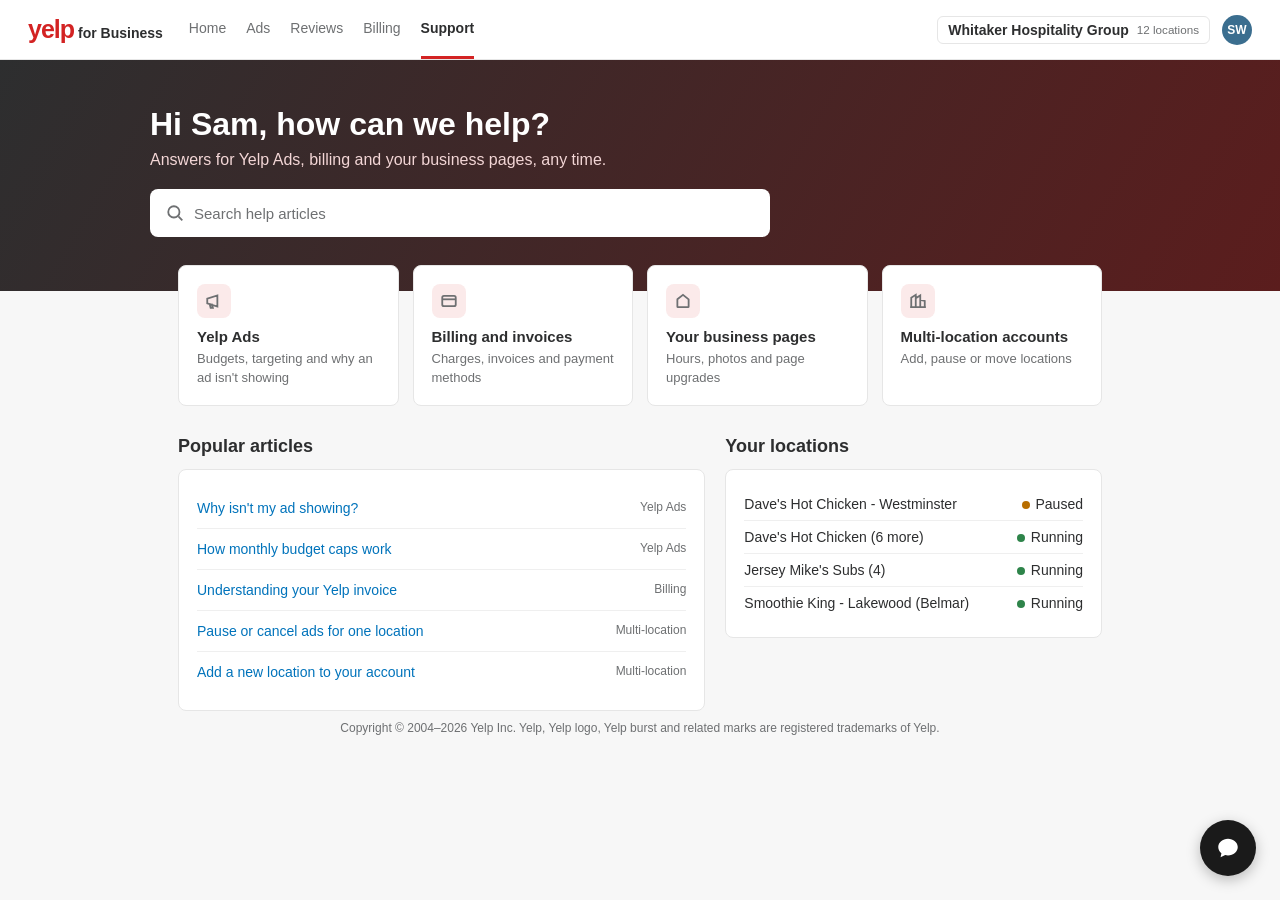
<file: site/help.html>
<!DOCTYPE html>
<html lang="en">
<head>
<meta charset="utf-8">
<meta name="robots" content="noindex, nofollow">
<link rel="icon" href="data:image/svg+xml,%3Csvg xmlns='http://www.w3.org/2000/svg' viewBox='0 0 32 32'%3E%3Crect width='32' height='32' rx='7' fill='%23d32323'/%3E%3Ctext x='16' y='23' font-family='Arial' font-weight='700' font-size='20' fill='white' text-anchor='middle'%3Ey%3C/text%3E%3C/svg%3E">
<meta name="demo-url" content="biz.yelp.com/support">
<title>Yelp for Business Support</title>
<meta name="viewport" content="width=device-width, initial-scale=1">
<link rel="stylesheet" href="shared.css?v=20261026a">
<style>
  :root { --yelp: #d32323; --ink: #2d2e2f; --muted: #6e7072; --line: #e6e6e6; }
  * { box-sizing: border-box; }
  body { margin: 0; font-family: -apple-system, "Helvetica Neue", Helvetica, Arial, sans-serif; color: var(--ink); background: #f7f7f7; }
  .topbar { position: sticky; top: var(--frame-h); z-index: 2; background: #fff; border-bottom: 1px solid var(--line); height: 60px; display: flex; align-items: center; padding: 0 28px; gap: 26px; }
  .wordmark { font-weight: 800; font-size: 25px; color: var(--yelp); letter-spacing: -1px; }
  .wordmark small { font-weight: 600; font-size: 14px; color: var(--ink); letter-spacing: 0; margin-left: 4px; }
  .topbar nav { display: flex; gap: 20px; font-size: 14px; color: var(--muted); align-self: stretch; align-items: center; }
  .topbar nav span { height: 100%; display: flex; align-items: center; border-bottom: 3px solid transparent; }
  .topbar nav span.on { color: var(--ink); font-weight: 700; border-bottom-color: var(--yelp); }
  .topbar .right { margin-left: auto; display: flex; align-items: center; gap: 12px; font-size: 14px; }
  .acct { border: 1px solid var(--line); border-radius: 6px; padding: 5px 10px; display: flex; gap: 8px; align-items: center; }
  .acct small { color: var(--muted); }
  .avatar { width: 30px; height: 30px; border-radius: 50%; background: #3b6e8f; color: #fff; display: grid; place-items: center; font-weight: 700; font-size: 12px; }
  .hero { background: linear-gradient(120deg, #2d2e2f, #5b1d1d); color: #fff; padding: 46px 28px 54px; }
  .hero .in { max-width: 980px; margin: 0 auto; }
  .hero h1 { font-size: 32px; margin: 0 0 8px; }
  .hero p { margin: 0 0 20px; color: #f3d6d6; }
  .search { background: #fff; border-radius: 8px; height: 48px; max-width: 620px; display: flex; align-items: center; gap: 10px; padding: 0 16px; color: var(--muted); font-size: 15px; }
  .wrap { max-width: 980px; margin: -26px auto 40px; padding: 0 28px; position: relative; }
  .topics { display: grid; grid-template-columns: repeat(4, 1fr); gap: 14px; }
  .card { background: #fff; border: 1px solid var(--line); border-radius: 8px; padding: 18px; }
  .topics .card b { display: block; margin: 10px 0 4px; font-size: 15px; }
  .topics .card span { color: var(--muted); font-size: 13px; line-height: 1.4; }
  .ti { width: 34px; height: 34px; border-radius: 8px; background: #fbeaea; color: var(--yelp); display: grid; place-items: center; }
  h2 { font-size: 18px; margin: 30px 0 12px; }
  .cols { display: grid; grid-template-columns: 1.4fr 1fr; gap: 20px; }
  .arts .a { display: flex; justify-content: space-between; padding: 12px 0; border-bottom: 1px solid #efefef; font-size: 14px; color: #0073bb; }
  .arts .a:last-child { border-bottom: 0; } .arts .a i { color: var(--muted); font-style: normal; font-size: 12px; }
  .status .row { display: flex; justify-content: space-between; font-size: 14px; padding: 8px 0; border-bottom: 1px solid #efefef; }
  .status .row:last-child { border-bottom: 0; }
  .dot { display: inline-block; width: 8px; height: 8px; border-radius: 50%; background: #2e844a; margin-right: 6px; }
  footer { color: var(--muted); font-size: 12px; text-align: center; padding: 10px 0 40px; }

  /* ---------- Fin Messenger (follows the Fin Messenger screenshots in the Fin help center) ---------- */
  .launcher { position: fixed; right: 24px; bottom: 24px; width: 56px; height: 56px; border-radius: 50%; background: #1a1a1a; display: grid; place-items: center; box-shadow: 0 4px 14px rgba(0,0,0,.25); cursor: pointer; z-index: 20; border: 0; transition: transform .15s; }
  .launcher:hover { transform: scale(1.05); }
  .launcher svg { width: 26px; height: 26px; }
  .msgr { position: fixed; right: 24px; bottom: 92px; width: 400px; height: min(720px, calc(100vh - 116px - var(--frame-h))); background: #fff; border-radius: 18px; box-shadow: 0 6px 32px rgba(0,0,0,.18), 0 0 0 1px rgba(0,0,0,.04); z-index: 21;
          display: none; flex-direction: column; overflow: hidden; font-family: Inter, -apple-system, BlinkMacSystemFont, "Segoe UI", Roboto, sans-serif; color: #1a1a1a; font-size: 14.5px; line-height: 1.45; transform-origin: bottom right; }
  .msgr.on { display: flex; animation: pop .22s ease-out; }
  @keyframes pop { from { opacity: 0; transform: translateY(10px) scale(.98); } to { opacity: 1; transform: none; } }
  .mh { height: 64px; flex: none; display: flex; align-items: center; gap: 10px; padding: 0 14px 0 12px; border-bottom: 1px solid #f0f0f0; }
  .mh .ic { width: 32px; height: 32px; display: grid; place-items: center; color: #555; border-radius: 8px; }
  .mh .mark { width: 26px; height: 26px; }
  .mh b { font-size: 16.5px; font-weight: 600; }
  .mh .sp { flex: 1; }
  .mb { flex: 1; overflow-y: auto; padding: 18px 16px 8px; }
  .msg { display: flex; flex-direction: column; margin: 0 0 14px; animation: rise .25s ease-out; }
  @keyframes rise { from { opacity: 0; transform: translateY(6px); } to { opacity: 1; transform: none; } }
  .bubble { max-width: 86%; padding: 12px 16px; border-radius: 20px; background: #f4f4f4; overflow-wrap: anywhere; }
  .bubble p { margin: 0 0 8px; } .bubble p:last-child { margin: 0; }
  .bubble ul { margin: 4px 0 8px; padding-left: 20px; } .bubble li { margin: 0 0 4px; }
  .meta { font-size: 12.5px; color: #757575; margin: 6px 0 0 4px; }
  .msg.me { align-items: flex-end; } .msg.me .bubble { background: #111; color: #fff; }
  .msg.me .meta { margin-right: 4px; }
  .msg.agent .row { display: flex; gap: 8px; align-items: flex-end; }
  .msg.agent .av { width: 28px; height: 28px; border-radius: 50%; background: #3b6e8f; color: #fff; display: grid; place-items: center; font-size: 12px; font-weight: 700; flex: none; }
  .msg.agent .meta { margin-left: 40px; }
  .cite { display: inline-grid; place-items: center; min-width: 18px; height: 18px; padding: 0 5px; border-radius: 9px; background: #111; color: #fff; font-size: 11px; font-weight: 600; vertical-align: 1px; margin-left: 2px; cursor: default; position: relative; }
  .cite.alt { background: #e4e4e4; color: #333; }
  .srccard { position: absolute; left: 50%; bottom: 26px; transform: translateX(-30%); width: 250px; background: #fff; border-radius: 14px; box-shadow: 0 6px 24px rgba(0,0,0,.16); padding: 12px 14px; color: #1a1a1a; font-size: 13.5px; font-weight: 600; line-height: 1.35; text-align: left; display: none; z-index: 3; }
  .srccard small { display: flex; gap: 6px; align-items: center; color: #757575; font-weight: 400; font-size: 12.5px; margin-bottom: 4px; }
  .cite:hover .srccard { display: block; }
  .qrs { display: flex; flex-wrap: wrap; gap: 8px; justify-content: flex-end; margin: -4px 0 14px; animation: rise .25s ease-out; }
  .qr { border: 1.5px solid #111; background: #fff; color: #111; border-radius: 18px; padding: 7px 14px; font: inherit; font-size: 14px; font-weight: 500; cursor: pointer; }
  .qr:hover { background: #f4f4f4; }
  .qrs.used .qr { display: none; }
  .note { text-align: center; font-size: 12.5px; color: #757575; margin: 4px 0 16px; animation: rise .25s ease-out; }
  .note b { color: #1a1a1a; font-weight: 600; }
  .typing { display: inline-flex; gap: 4px; padding: 15px 16px; }
  .typing i { width: 7px; height: 7px; border-radius: 50%; background: #9a9a9a; animation: blink 1.2s infinite; }
  .typing i:nth-child(2) { animation-delay: .2s; } .typing i:nth-child(3) { animation-delay: .4s; }
  @keyframes blink { 0%, 80%, 100% { opacity: .25; } 40% { opacity: 1; } }
  .mc { flex: none; padding: 10px 14px 12px; }
  .box { border: 1.5px solid #e2e2e2; border-radius: 22px; padding: 12px 14px 8px; transition: border-color .15s; }
  .box:focus-within { border-color: #111; }
  .box textarea { width: 100%; border: 0; outline: 0; resize: none; font: inherit; font-size: 15px; height: 24px; max-height: 96px; color: #1a1a1a; background: transparent; }
  .box textarea::placeholder { color: #8a8a8a; }
  .tools { display: flex; align-items: center; gap: 14px; color: #7a7a7a; margin-top: 2px; }
  .tools .send { margin-left: auto; width: 34px; height: 34px; border-radius: 50%; background: #ececec; color: #fff; display: grid; place-items: center; border: 0; transition: background .15s; }
  .tools .send.on { background: #111; cursor: pointer; }
  .powered { text-align: center; font-size: 11.5px; color: #9a9a9a; margin-top: 8px; display: flex; gap: 5px; justify-content: center; align-items: center; }
  .csat .faces { display: flex; justify-content: space-between; gap: 4px; margin-top: 10px; }
  .face { border: 0; background: #fff; border-radius: 12px; width: 52px; padding: 8px 0 6px; display: flex; flex-direction: column; align-items: center; gap: 3px; cursor: pointer; font: inherit; transition: transform .12s; }
  .face span { font-size: 24px; line-height: 1; filter: grayscale(.2); } .face small { font-size: 10.5px; color: #757575; }
  .face:hover { transform: translateY(-2px); }
  .csat.done .face { opacity: .35; pointer-events: none; } .csat.done .face.sel { opacity: 1; box-shadow: 0 0 0 2px #111; }
  .csat .thanks { margin-top: 10px; color: #3a3a3a; }
  .home { padding: 8px 4px; animation: rise .25s ease-out; }
  .home h3 { font-size: 26px; margin: 10px 0 0; font-weight: 700; } .home > p { font-size: 22px; color: #757575; margin: 2px 0 22px; font-weight: 600; }
  .recent { border: 1px solid #ececec; border-radius: 16px; padding: 12px 14px; margin-bottom: 12px; }
  .recent small { color: #757575; font-weight: 600; font-size: 12.5px; }
  .rrow { display: flex; gap: 10px; align-items: center; margin-top: 8px; } .rrow img { width: 26px; height: 26px; }
  .rrow b { display: block; font-size: 14px; } .rrow span { color: #555; font-size: 13.5px; } .rrow i { margin-left: auto; font-style: normal; font-size: 12px; color: #2e844a; font-weight: 600; }
  .newconv { width: 100%; display: flex; justify-content: space-between; align-items: center; border: 1px solid #ececec; background: #fff; border-radius: 16px; padding: 14px; font: inherit; font-weight: 600; font-size: 15px; cursor: pointer; }
  .newconv:hover { background: #f7f7f7; }
  .powered img { width: 11px; height: 11px; opacity: .6; }
</style>
</head>
<body>
<div class="topbar">
  <div class="wordmark">yelp<small>for Business</small></div>
  <nav><span>Home</span><span>Ads</span><span>Reviews</span><span>Billing</span><span class="on">Support</span></nav>
  <div class="right">
    <div class="acct"><b>Whitaker Hospitality Group</b><small>12 locations</small></div>
    <div class="avatar">SW</div>
  </div>
</div>
<div class="hero"><div class="in">
  <h1>Hi Sam, how can we help?</h1>
  <p>Answers for Yelp Ads, billing and your business pages, any time.</p>
  <div class="search"><svg width="18" height="18" viewBox="0 0 16 16" fill="none" stroke="currentColor" stroke-width="1.6"><circle cx="7" cy="7" r="5"/><path d="m11 11 3.5 3.5"/></svg>Search help articles</div>
</div></div>
<div class="wrap">
  <div class="topics">
    <div class="card"><span class="ti"><svg width="18" height="18" viewBox="0 0 16 16" fill="none" stroke="currentColor" stroke-width="1.6"><path d="M2 10V6l9-3v10l-9-3Zm2 0 1 4h2l-1-3.6"/></svg></span><b>Yelp Ads</b><span>Budgets, targeting and why an ad isn't showing</span></div>
    <div class="card"><span class="ti"><svg width="18" height="18" viewBox="0 0 16 16" fill="none" stroke="currentColor" stroke-width="1.6"><rect x="2" y="3.5" width="12" height="9" rx="1.5"/><path d="M2 6.5h12"/></svg></span><b>Billing and invoices</b><span>Charges, invoices and payment methods</span></div>
    <div class="card"><span class="ti"><svg width="18" height="18" viewBox="0 0 16 16" fill="none" stroke="currentColor" stroke-width="1.6"><path d="M3 6.5 8 2.5l5 4V13a.5.5 0 0 1-.5.5h-9A.5.5 0 0 1 3 13Z"/></svg></span><b>Your business pages</b><span>Hours, photos and page upgrades</span></div>
    <div class="card"><span class="ti"><svg width="18" height="18" viewBox="0 0 16 16" fill="none" stroke="currentColor" stroke-width="1.6"><path d="M2 13.5V5l4-2.5v11M6 13.5V5.5l4-2.5v10.5M10 13.5V7l4 1v5.5M1 13.5h14"/></svg></span><b>Multi-location accounts</b><span>Add, pause or move locations</span></div>
  </div>
  <div class="cols">
    <div>
      <h2>Popular articles</h2>
      <div class="card arts">
        <div class="a">Why isn't my ad showing? <i>Yelp Ads</i></div>
        <div class="a">How monthly budget caps work <i>Yelp Ads</i></div>
        <div class="a">Understanding your Yelp invoice <i>Billing</i></div>
        <div class="a">Pause or cancel ads for one location <i>Multi-location</i></div>
        <div class="a">Add a new location to your account <i>Multi-location</i></div>
      </div>
    </div>
    <div>
      <h2>Your locations</h2>
      <div class="card status" id="locs"></div>
    </div>
  </div>
  <footer>Copyright © 2004–2026 Yelp Inc. Yelp, Yelp logo, Yelp burst and related marks are registered trademarks of Yelp.</footer>
</div>

<button class="launcher" id="launcher" aria-label="Open messenger">
  <svg viewBox="0 0 28 28" fill="#fff"><path d="M14 4C8.2 4 3.5 8 3.5 13c0 2.6 1.3 5 3.4 6.6L6 24l5-2.4c.9.2 1.9.4 3 .4 5.8 0 10.5-4 10.5-9S19.8 4 14 4Z"/></svg>
</button>
<div class="msgr" id="msgr">
  <div class="mh">
    <span class="ic" id="back"><svg width="18" height="18" viewBox="0 0 16 16" fill="none" stroke="currentColor" stroke-width="1.8"><path d="M10 3 5 8l5 5"/></svg></span>
    <img class="mark" src="assets/fin/fin-mark.svg" alt="">
    <b>Fin</b>
    <span class="sp"></span>
    <span class="ic"><svg width="18" height="18" viewBox="0 0 16 16" fill="currentColor"><circle cx="3" cy="8" r="1.4"/><circle cx="8" cy="8" r="1.4"/><circle cx="13" cy="8" r="1.4"/></svg></span>
    <span class="ic" id="closeMsgr"><svg width="16" height="16" viewBox="0 0 16 16" fill="none" stroke="currentColor" stroke-width="1.8"><path d="m3.5 3.5 9 9m0-9-9 9"/></svg></span>
  </div>
  <div class="mb" id="thread"></div>
  <div class="mc" id="mc">
    <div class="box">
      <textarea id="input" rows="1" placeholder="Ask a question..."></textarea>
      <div class="tools">
        <svg width="20" height="20" viewBox="0 0 20 20" fill="none" stroke="currentColor" stroke-width="1.5"><circle cx="10" cy="10" r="7.5"/><path d="M7 12c.8 1 1.8 1.5 3 1.5s2.2-.5 3-1.5"/><circle cx="7.5" cy="8" r=".6" fill="currentColor"/><circle cx="12.5" cy="8" r=".6" fill="currentColor"/></svg>
        <svg width="22" height="20" viewBox="0 0 22 20" fill="none" stroke="currentColor" stroke-width="1.4"><rect x="2" y="4" width="18" height="12" rx="2"/><text x="11" y="13.3" font-size="7" font-weight="700" text-anchor="middle" fill="currentColor" stroke="none" font-family="Arial">GIF</text></svg>
        <svg width="20" height="20" viewBox="0 0 20 20" fill="none" stroke="currentColor" stroke-width="1.5"><path d="m15.5 9.5-5.8 5.8a3.5 3.5 0 0 1-5-5l6.3-6.3a2.3 2.3 0 0 1 3.3 3.3l-6.2 6.2a1.2 1.2 0 0 1-1.7-1.7l5.6-5.6"/></svg>
        <button class="send" id="send" aria-label="Send"><svg width="16" height="16" viewBox="0 0 16 16" fill="none" stroke="currentColor" stroke-width="2"><path d="M8 13V3M3.5 7.5 8 3l4.5 4.5"/></svg></button>
      </div>
    </div>
    <div class="powered"><img src="assets/fin/fin-mark.svg" alt="">Powered by Fin</div>
  </div>
</div>
<div class="presenter" id="presenter"></div>

<script src="data.js?v=20261026a"></script>
<script src="presenter.js?v=20261026a"></script>
<script src="handoff.js?v=20261026a"></script>
<script>
const $ = id => document.getElementById(id), sleep = ms => new Promise(r => setTimeout(r, ms));
const THINK = 1500;

// Locations panel (matches the Salesforce seed)
const LOCS = [["Dave's Hot Chicken - Westminster", "Paused", "#b86e00"], ["Dave's Hot Chicken (6 more)", "Running", ""],
  ["Jersey Mike's Subs (4)", "Running", ""], ["Smoothie King - Lakewood (Belmar)", "Running", ""]];
const drawLocs = fixed => $("locs").innerHTML = LOCS.map(([n, s, c], k) => {
  if (k === 0 && fixed) [s, c] = ["Running", ""];
  return `<div class="row"><span>${n}</span><span><span class="dot" style="${c ? `background:${c}` : ""}"></span>${s}</span></div>`;
}).join("");

// Sources Fin cites (Yelp help center articles and the customer's account data)
const SRC = {
  caps: ["Help Center Article", "How monthly budget caps work"],
  raise: ["Help Center Article", "Change the budget for one location"],
  invoice: ["Your account", "Invoice INV-2026-09-4471 (September)"],
  pause: ["Help Center Article", "Pause or cancel ads for one location"],
};
const cite = (n, key, alt) => `<span class="cite${alt ? " alt" : ""}">${n}<span class="srccard"><small><svg width="12" height="12" viewBox="0 0 16 16" fill="none" stroke="currentColor" stroke-width="1.6"><path d="M3 2.5h7l3 3v8H3Z"/></svg>${SRC[key][0]}</small>${SRC[key][1]}</span></span>`;

// The conversation, written as a plain transcript for the Salesforce handoff
const log = [];
const plain = html => html.replace(/<span class="srccard">.*?<\/span><\/span>/g, "").replace(/<span class="cite[^"]*">\d+/g, "")
  .replace(/<li>/g, "\n- ").replace(/<\/p>\s*<p>/g, "\n").replace(/<[^>]+>/g, "").replace(/\s*\n\s*/g, "\n").trim();

const thread = $("thread");
const scroll = () => { thread.scrollTop = thread.scrollHeight; requestAnimationFrame(() => thread.scrollTop = thread.scrollHeight); };
function add(html) { thread.insertAdjacentHTML("beforeend", html); scroll(); return thread.lastElementChild; }
function fin(html) { log.push(["Fin", plain(html)]); return add(`<div class="msg fin"><div class="bubble">${html}</div><div class="meta">Fin • AI Agent • Just now</div></div>`); }
function me(text) { log.push(["Sam", text]); return add(`<div class="msg me"><div class="bubble">${text}</div></div>`); }
function note(html) { return add(`<div class="note">${html}</div>`); }
function typing() { return add(`<div class="msg fin"><div class="bubble typing"><i></i><i></i><i></i></div></div>`); }
async function think(instant, ms = THINK) { if (instant) return; const t = typing(); await sleep(ms); t.remove(); }
function agentMsg(text) {
  log.push([DEMO.agent.name, text]);
  return add(`<div class="msg agent"><div class="row"><span class="av">${DEMO.agent.name[0]}</span><div class="bubble">${text}</div></div><div class="meta">${DEMO.agent.name} • ${DEMO.agent.team} • Just now</div></div>`);
}

// Composer: the presenter's keystrokes type Sam's messages; Enter or the arrow sends.
const input = $("input"), send = $("send");
const sync = () => { send.classList.toggle("on", !!input.value.trim()); input.style.height = "24px"; input.style.height = Math.min(input.scrollHeight, 96) + "px"; };
input.addEventListener("input", sync);
async function say(text, instant) {
  if (!instant) { input.focus(); await Presenter.type(input, text); sync(); await sleep(250); await Presenter.press(send); }
  input.value = ""; sync(); input.blur();
  me(text);
}
// Once a live agent has joined, anything Sam types goes to Salesforce.
input.addEventListener("keydown", e => { if (e.key === "Enter" && !e.shiftKey) { e.preventDefault(); freeSend(); } });
send.addEventListener("click", () => freeSend());
function freeSend() {
  const t = input.value.trim();
  if (!t || !Handoff.active()) return;
  input.value = ""; sync(); me(t); Handoff.send(t);
}

function open(on) { $("msgr").classList.toggle("on", on); }
$("closeMsgr").addEventListener("click", () => open(false));

// What Fin sends to Salesforce. Conversation 1 ends in a Fin resolution ("Create Salesforce case on resolution");
// conversation 2 ends in a handoff to a Salesforce agent. The routing Flow maps these to Case fields.
const RESOLVED = {
  Fin_Email: DEMO.sam.email, Fin_Contact_Reason: "Ad not showing", Fin_Location: "Westminster", Fin_Sentiment: "Positive",
  Fin_Actions: "Procedure 'Ad not showing': raised Westminster's monthly budget cap from $1,200 to $1,500. Answered a billing question from the September invoice.",
  Fin_New_Budget_Cap: "1500", Fin_Resolution: "Hard Resolution", Fin_CSAT: "5",
};
const RESOLVED_SUMMARY = "Sam Whitaker (Whitaker Hospitality Group, 12 locations) asked why the Dave's Hot Chicken Westminster ad wasn't showing. " +
  "It had reached its $1,200 monthly budget cap; Fin raised the cap to $1,500 at Sam's request. " +
  "Sam asked why his September invoice was $530 higher than August; Fin explained the Westminster cap increase and the Colorado Springs (Powers) Page Upgrade. " +
  "Sam confirmed that resolved it and rated the conversation Amazing.";
const HANDOFF = {
  Fin_Email: DEMO.sam.email, Fin_Contact_Reason: "Add a location", Fin_Location: "", Fin_Churn_Risk: "Low",
  Fin_Churn_Reason: "Value realization: wants proof new locations perform before investing more",
  Fin_Expansion_Signal: "4 new locations, opening January", Fin_Sentiment: "Slightly Negative",
  Fin_Actions: "Earlier tonight Fin resolved Westminster's paused ad (cap raised to $1,500; rated Amazing). Procedure 'Add a location': connected Sam to a Multi-Location specialist.",
};
const HANDOFF_SUMMARY = "Sam Whitaker (Whitaker Hospitality Group, 12 locations, $119,760 annual ad spend) is opening 4 new locations in January. " +
  "He asked whether he can temporarily redirect part of his existing spend to the new locations, because he wants to see how they perform before investing more; " +
  "in his experience new locations don't always perform as expected. Sentiment slightly negative (value concern), churn risk low, strong expansion upside.";
const transcript = () => log.map(([w, t]) => `${w}: ${t}`).join("\n");
const GREETING = "<p>Hi Sam! You're speaking with Fin, Yelp's AI agent. I can help with your ads, billing and business pages, and you can ask for the team at any time.</p>";

// Fin CSAT survey (Fin Messenger). Sent after the customer replies positively to Fin's answer.
const FACES = [["Terrible", "😠"], ["Bad", "🙁"], ["Ok", "😐"], ["Great", "🙂"], ["Amazing", "😍"]];
function csatCard() {
  return add(`<div class="msg fin"><div class="bubble csat" id="csat"><p><b>How would you rate your conversation with Fin?</b></p>
    <div class="faces">${FACES.map(([l, e], k) => `<button class="face" id="csat${k + 1}" title="${l}"><span>${e}</span><small>${l}</small></button>`).join("")}</div>
    </div><div class="meta">Fin • AI Agent • Just now</div></div>`);
}

// Messenger home: recent conversation and "Send us a message"
function showHome() {
  $("mc").style.display = "none";
  thread.innerHTML = `<div class="home">
    <h3>Hi Sam</h3><p>How can we help?</p>
    <div class="recent"><small>Recent message</small>
      <div class="rrow"><img src="assets/fin/fin-mark.svg" alt=""><div><b>Fin</b><span>You rated the conversation Amazing</span></div><i>Resolved</i></div></div>
    <button class="newconv" id="newConv">Send us a message<svg width="14" height="14" viewBox="0 0 16 16" fill="none" stroke="currentColor" stroke-width="2"><path d="M3 8h10M9 4l4 4-4 4"/></svg></button>
  </div>`;
}
function newConversation() { $("mc").style.display = ""; thread.innerHTML = ""; log.length = 0; fin(GREETING); }

const AFTER_PAUSE = "That sounds great. Yes, please enroll me.";
const steps = [
  ["Tuesday, 9:04 PM. Sam is on the Yelp for Business help center.", async () => {}],
  ["Sam opens the Fin Messenger.", async i => {
    if (!i && !Presenter.clicked()) await Presenter.press($("launcher"));
    open(true);
    fin(GREETING);
  }],
  ["Issue 1: Sam asks about Westminster. Fin looks up his account (data connector).", async i => {
    await say("Why isn't my Westminster ad showing?", i);
    await think(i, 1900);
    fin(`<p>I checked your account. Your <b>Dave's Hot Chicken - Westminster</b> ad stopped showing today at 6:12 PM because it reached its <b>$1,200 monthly budget cap</b>. It's been your busiest location this month, with 52 leads. When a location hits its cap, its ads pause until the cap is raised or the next month starts on Nov 1. ${cite(1, "caps")}</p>
      <p>Your other 11 locations are running normally.</p><p>Would you like me to raise Westminster's monthly cap so the ad starts showing again tonight?</p>`);
    add(`<div class="qrs" id="qrs"><button class="qr" id="qr1200">Raise it to $1,500</button><button class="qr">Raise it to $1,400</button><button class="qr">Keep it paused</button></div>`);
  }],
  ["Sam picks $1,500. Fin runs the Procedure and raises the cap.", async i => {
    if (!i && !Presenter.clicked()) { await sleep(300); await Presenter.press($("qr1200")); }
    $("qrs")?.classList.add("used");
    me("Raise it to $1,500");
    await think(i);
    fin(`<p>Done. Westminster's monthly budget cap is now <b>$1,500</b>, and its ad will start showing again within 15 minutes. You're only charged for what Westminster actually spends this month, up to the new cap. ${cite(1, "raise")}</p>`);
    drawLocs(true);
  }],
  ["Follow-up billing question, answered from his real invoice.", async i => {
    await say("Thanks. Also, why was my last invoice higher than usual?", i);
    await think(i, 1800);
    fin(`<p>Your September invoice (INV-2026-09-4471, charged Oct 1) was <b>$9,980</b>, which is <b>$530 more</b> than August ($9,450). ${cite(1, "invoice")}</p>
      <p>Two things changed:</p><ul><li><b>Westminster:</b> the monthly cap went from $800 to $1,200 on Sep 1 (+$400)</li><li><b>Colorado Springs (Powers):</b> a Yelp Page Upgrade was added on Aug 29 (+$130 a month)</li></ul>
      <p>Everything else matched August. Is there anything else I can help with?</p>`);
  }],
  ["Sam confirms it's resolved. Fin asks for a rating (Fin CSAT).", async i => {
    await say("Nope, that's everything. Thanks, that fixed it!", i);
    await think(i, 1200);
    fin("<p>You're welcome, Sam! Westminster's ad will be back up shortly. Have a good night.</p>");
    if (!i) await sleep(2200);  // Fin waits briefly after a positive reply before sending the survey
    csatCard();
  }],
  ["Sam rates it Amazing. Fin resolved it alone and logs a resolved case in Salesforce.", async i => {
    const face = $("csat5");
    if (!i && !Presenter.clicked()) { await sleep(300); await Presenter.press(face); }
    $("csat").classList.add("done"); face?.classList.add("sel");
    $("csat").insertAdjacentHTML("beforeend", `<p class="thanks">Thanks for letting us know.</p>`);
    log.push(["Sam", "Rated the conversation: Amazing"]);
    scroll();
    if (!i) Handoff.resolve({ attrs: RESOLVED, summary: RESOLVED_SUMMARY, transcript: transcript() });
  }],
  ["Later that night: Sam has a bigger question. Back to the Messenger home.", async i => {
    if (!i && !Presenter.clicked()) await Presenter.press($("back"));
    showHome();
  }],
  ["Sam starts a new conversation.", async i => {
    if (!i && !Presenter.clicked()) await Presenter.press($("newConv"));
    newConversation();
  }],
  ["Issue 2: Sam is opening 4 new locations and wants to redirect spend to test them. Fin escalates to John.", async i => {
    const last = "I'm planning to open 4 new locations in January. Can I temporarily redirect a portion of my existing spend to the new locations? I want to see performance before investing more. New locations don't always perform as expected.";
    await say(last, i);
    await think(i, 1700);
    fin(`<p>Congratulations on the new locations, and that's a fair concern.</p>
      <p>Moving budget across locations and planning a launch is something our Multi-Location specialists handle, so I'll connect you now. I've passed along a summary so you won't need to repeat anything.</p>`);
    note("Connecting you to the team…");
    if (i) return;
    await Handoff.start({
      attrs: HANDOFF, summary: HANDOFF_SUMMARY, transcript: transcript(), firstMessage: last,
      onJoin: () => note(`<b>${DEMO.agent.name}</b> from ${DEMO.agent.team} joined the conversation`),
      onAgentMessage: text => { hideAgentTyping(); agentMsg(text); },
      onTyping: on => on ? showAgentTyping() : hideAgentTyping(),
      onQueued: () => note("The team typically replies in under 2 minutes"),
      onEnd: () => { hideAgentTyping(); note("The conversation has ended"); },
    });
  }],
  ["Live: John sends the New Location Launch Program details. Sam asks to enroll.", async i => {
    await say(AFTER_PAUSE, i);
    if (!i) Handoff.send(AFTER_PAUSE);
  }],
  ["Live: John enrolls him and confirms. Sam says thanks; John ends the chat.", async i => {
    await say("That's everything. Thanks, John!", i);
    if (!i) Handoff.send("That's everything. Thanks, John!");
  }],
];
let agentTyping = null;
function showAgentTyping() { if (!agentTyping) agentTyping = add(`<div class="msg agent"><div class="row"><span class="av">${DEMO.agent.name[0]}</span><div class="bubble typing"><i></i><i></i><i></i></div></div></div>`); }
function hideAgentTyping() { agentTyping?.remove(); agentTyping = null; }

Presenter.init(steps, () => { Handoff.end(); $("mc").style.display = ""; thread.innerHTML = ""; log.length = 0; open(false); input.value = ""; sync(); drawLocs(false); });
Presenter.onClick({ 1: ["launcher"], 3: ["qr1200"], 6: ["csat5"], 7: ["back"], 8: ["newConv"] });
</script>
</body>
</html>
</file>
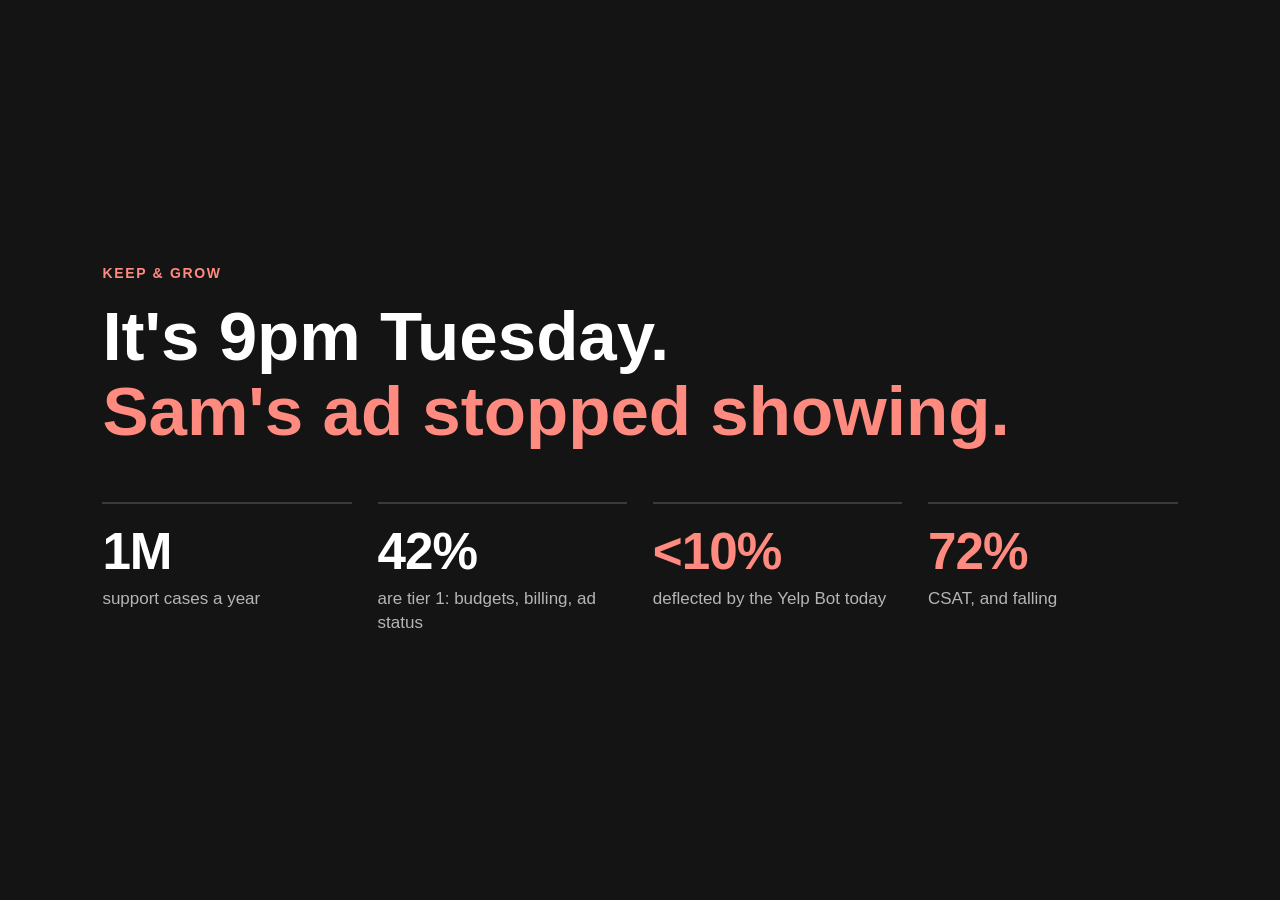
<file: site/slides.html>
<!DOCTYPE html>
<html lang="en">
<head>
<meta charset="utf-8">
<meta name="robots" content="noindex, nofollow">
<title>Keep &amp; Grow</title>
<meta name="viewport" content="width=device-width, initial-scale=1">
<link rel="stylesheet" href="shared.css?v=20261026a">
<style>
  * { box-sizing: border-box; }
  body { margin: 0; background: #141414; color: #fff; font-family: Inter, -apple-system, "Helvetica Neue", Arial, sans-serif; height: 100vh; overflow: hidden; }
  .slide { position: absolute; inset: 0; display: none; padding: 9vh 8vw; flex-direction: column; justify-content: center; }
  .slide.on { display: flex; animation: fade .5s; }
  @keyframes fade { from { opacity: 0; } to { opacity: 1; } }
  .kicker { color: #ff8a80; font-weight: 700; letter-spacing: .12em; text-transform: uppercase; font-size: 14px; margin-bottom: 18px; }
  h1 { font-size: clamp(40px, 5.4vw, 76px); line-height: 1.08; margin: 0 0 4vh; font-weight: 700; max-width: 1100px; }
  h1 span { color: #ff8a80; }
  .stats { display: grid; grid-template-columns: repeat(4, 1fr); gap: 2vw; margin-top: 2vh; }
  .stat { border-top: 2px solid #3a3a3a; padding-top: 18px; }
  .stat b { display: block; font-size: clamp(34px, 4vw, 60px); font-weight: 700; letter-spacing: -1px; }
  .stat span { color: #b5b5b5; font-size: 17px; line-height: 1.4; display: block; margin-top: 6px; }
  .stat.bad b { color: #ff8a80; } .stat.good b { color: #7ee2a8; }
  .sub { color: #b5b5b5; font-size: 20px; max-width: 900px; line-height: 1.5; }
  .foot { position: absolute; left: 8vw; bottom: 5vh; color: #6f6f6f; font-size: 13px; }
</style>
</head>
<body>
<section class="slide" id="s0">
  <div class="kicker">Keep &amp; Grow</div>
  <h1>It's 9pm Tuesday.<br><span>Sam's ad stopped showing.</span></h1>
  <div class="stats">
    <div class="stat"><b>1M</b><span>support cases a year</span></div>
    <div class="stat"><b>42%</b><span>are tier 1: budgets, billing, ad status</span></div>
    <div class="stat bad"><b>&lt;10%</b><span>deflected by the Yelp Bot today</span></div>
    <div class="stat bad"><b>72%</b><span>CSAT, and falling</span></div>
  </div>
</section>
<section class="slide" id="s1">
  <div class="kicker">What Fin changes</div>
  <h1>Resolve faster. Make agents better.<br><span>Turn every conversation into a signal.</span></h1>
  <div class="stats">
    <div class="stat good"><b>60%</b><span>of conversations resolved by AI</span></div>
    <div class="stat good"><b>+30%</b><span>agent efficiency with Copilot</span></div>
    <div class="stat good"><b>95%</b><span>CSAT target</span></div>
    <div class="stat good"><b>120%</b><span>NRR on multi-location accounts</span></div>
  </div>
  <div class="foot">Target outcomes for planning. Actual results depend on content, Procedures and rollout.</div>
</section>
<div class="presenter" id="presenter"></div>
<script src="presenter.js?v=20261026a"></script>
<script>
const show = id => document.querySelectorAll(".slide").forEach(s => s.classList.toggle("on", s.id === id));
Presenter.init([
  ["Set the scene (1 min)", async () => show("s0")],
  ["Close: value (1 min)", async () => show("s1")],
], () => show("s0"));
</script>
</body>
</html>
</file>
<file: site/shared.css>
/* Presenter strip shared by the demo mockups. */
.presenter {
  position: fixed; left: 50%; top: 10px; transform: translateX(-50%); z-index: 50;
  background: rgba(17, 24, 39, .88); color: #f9fafb; font: 12.5px -apple-system, "Helvetica Neue", Arial, sans-serif;
  padding: 7px 14px; border-radius: 18px; max-width: 70vw; cursor: pointer; display: flex; gap: 10px; align-items: center;
}
.presenter .keys { color: #9ca3af; white-space: nowrap; }
.presenter.hidden { display: none; }
.proto-note {
  position: fixed; left: 12px; bottom: 8px; font: 11px -apple-system, Arial, sans-serif; color: #9ca3af; z-index: 1;
}

/* Optional fake browser bar (press B, or add ?frame=1). Shows a realistic tab + URL while presenting. */
:root { --frame-h: 0px; }
html.framed { --frame-h: 76px; }
.fakebar { display: none; position: fixed; top: 0; left: 0; right: 0; height: 76px; z-index: 40; flex-direction: column;
  font: 12.5px -apple-system, "Helvetica Neue", Arial, sans-serif; color: #3c4043; }
html.framed .fakebar { display: flex; }
html.framed body { padding-top: 76px; box-sizing: border-box; }
.fakebar .fb-tabs { height: 36px; background: #dee1e6; display: flex; align-items: flex-end; gap: 14px; padding: 0 12px; }
.fakebar .fb-lights { display: flex; gap: 8px; align-self: center; margin-right: 8px; } .fakebar .fb-lights i { width: 12px; height: 12px; border-radius: 50%; display: block; }
.fakebar .fb-tab { height: 30px; width: 240px; background: #fff; border-radius: 9px 9px 0 0; display: flex; align-items: center; gap: 8px; padding: 0 12px; }
.fakebar .fb-tab img { width: 16px; height: 16px; }
.fakebar .fb-tab .fb-t { flex: 1; white-space: nowrap; overflow: hidden; text-overflow: ellipsis; }
.fakebar .fb-tab .fb-x, .fakebar .fb-plus { color: #5f6368; }
.fakebar .fb-plus { align-self: center; font-size: 16px; }
.fakebar .fb-bar { height: 40px; background: #fff; border-bottom: 1px solid #dadce0; display: flex; align-items: center; gap: 14px; padding: 0 12px; }
.fakebar .fb-nav { display: flex; gap: 14px; color: #5f6368; align-items: center; }
.fakebar .fb-url { flex: 1; height: 30px; background: #f1f3f4; border-radius: 15px; display: flex; align-items: center; gap: 10px; padding: 0 14px; font-size: 14px; }
.fakebar .fb-url .fb-lock { color: #5f6368; font-size: 11px; }
.fakebar .fb-url .fb-host { color: #202124; } .fakebar .fb-url .fb-path { color: #5f6368; margin-left: -10px; }
.fakebar .fb-me { width: 24px; height: 24px; border-radius: 50%; background: #3b6e8f; color: #fff; font-size: 10px; font-weight: 700; display: grid; place-items: center; }
html.framed .presenter { top: 84px; }

/* Click feedback used by Presenter.press() */
.pressed { transform: scale(.94); filter: brightness(.88); transition: transform .08s, filter .08s; }

/* ?still=1: no animations (screenshots) */
html.still *, html.still *::before { animation: none !important; transition: none !important; }
</file>
